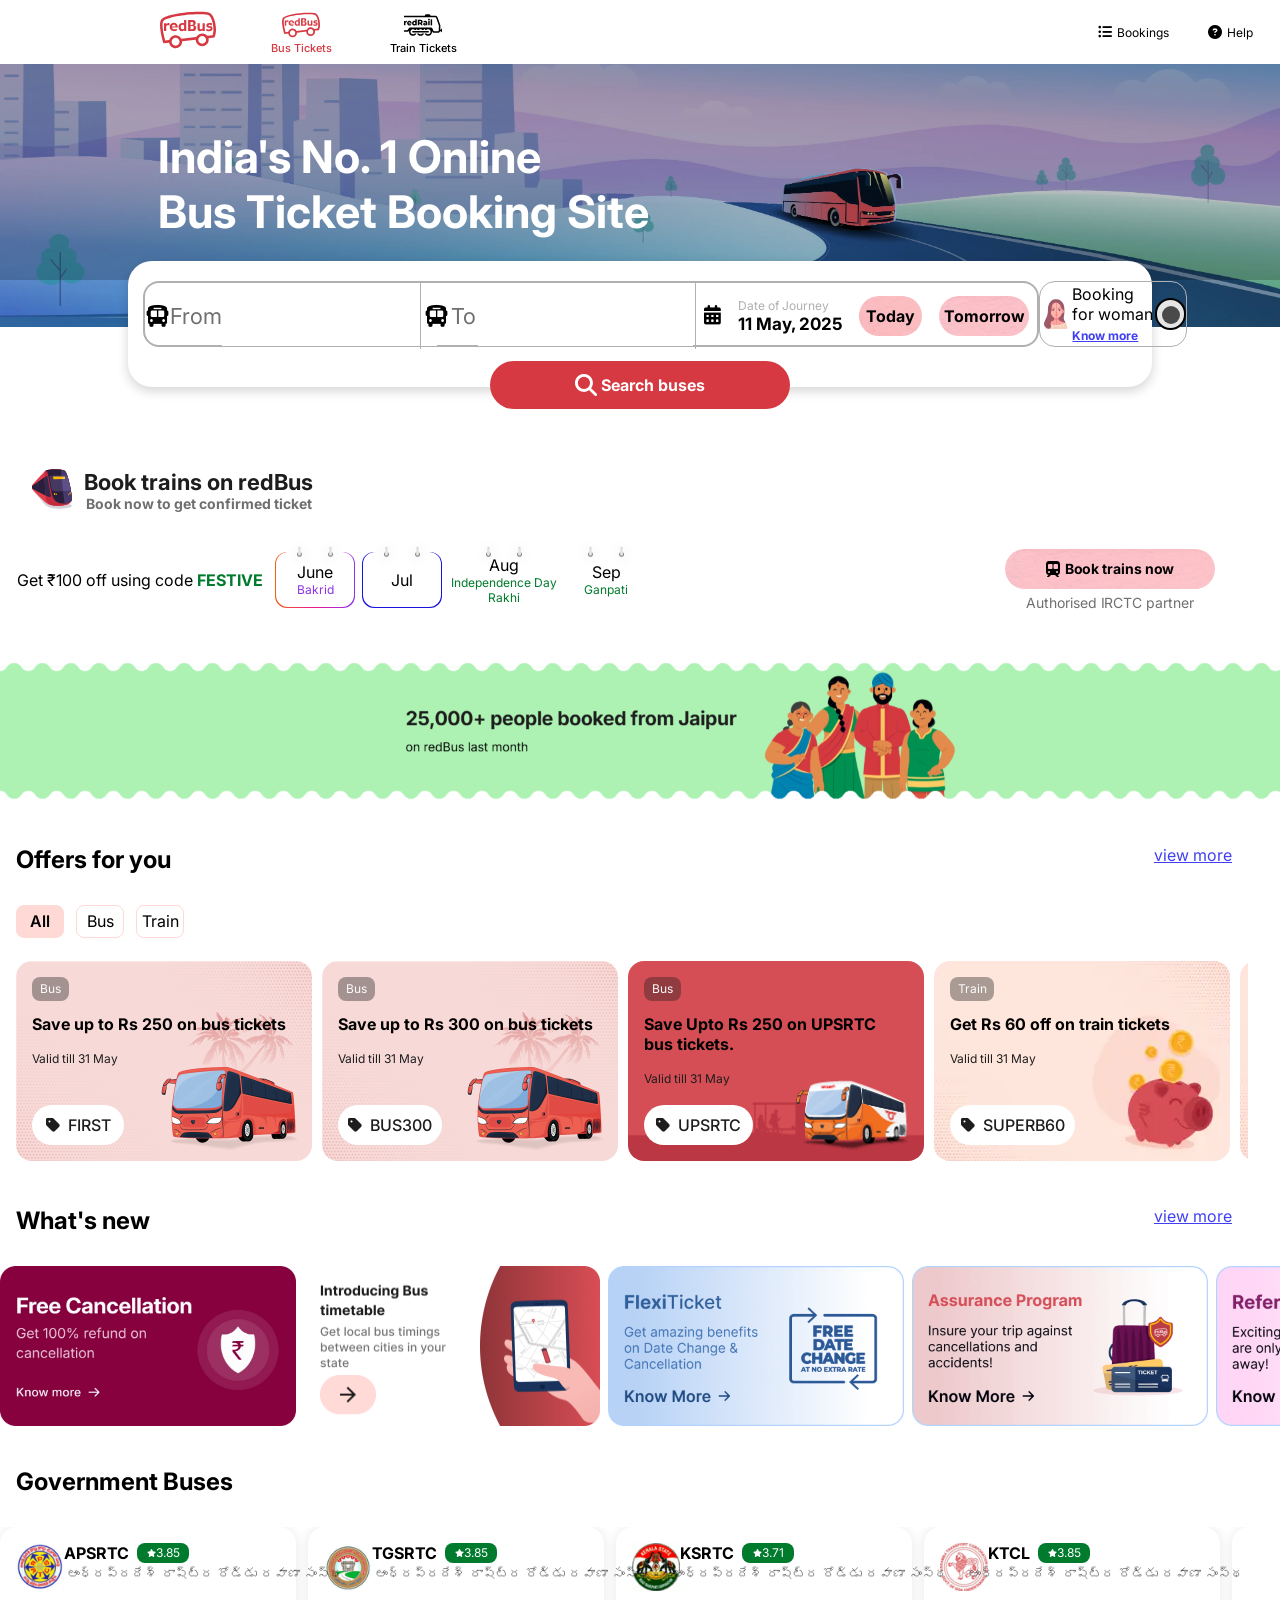
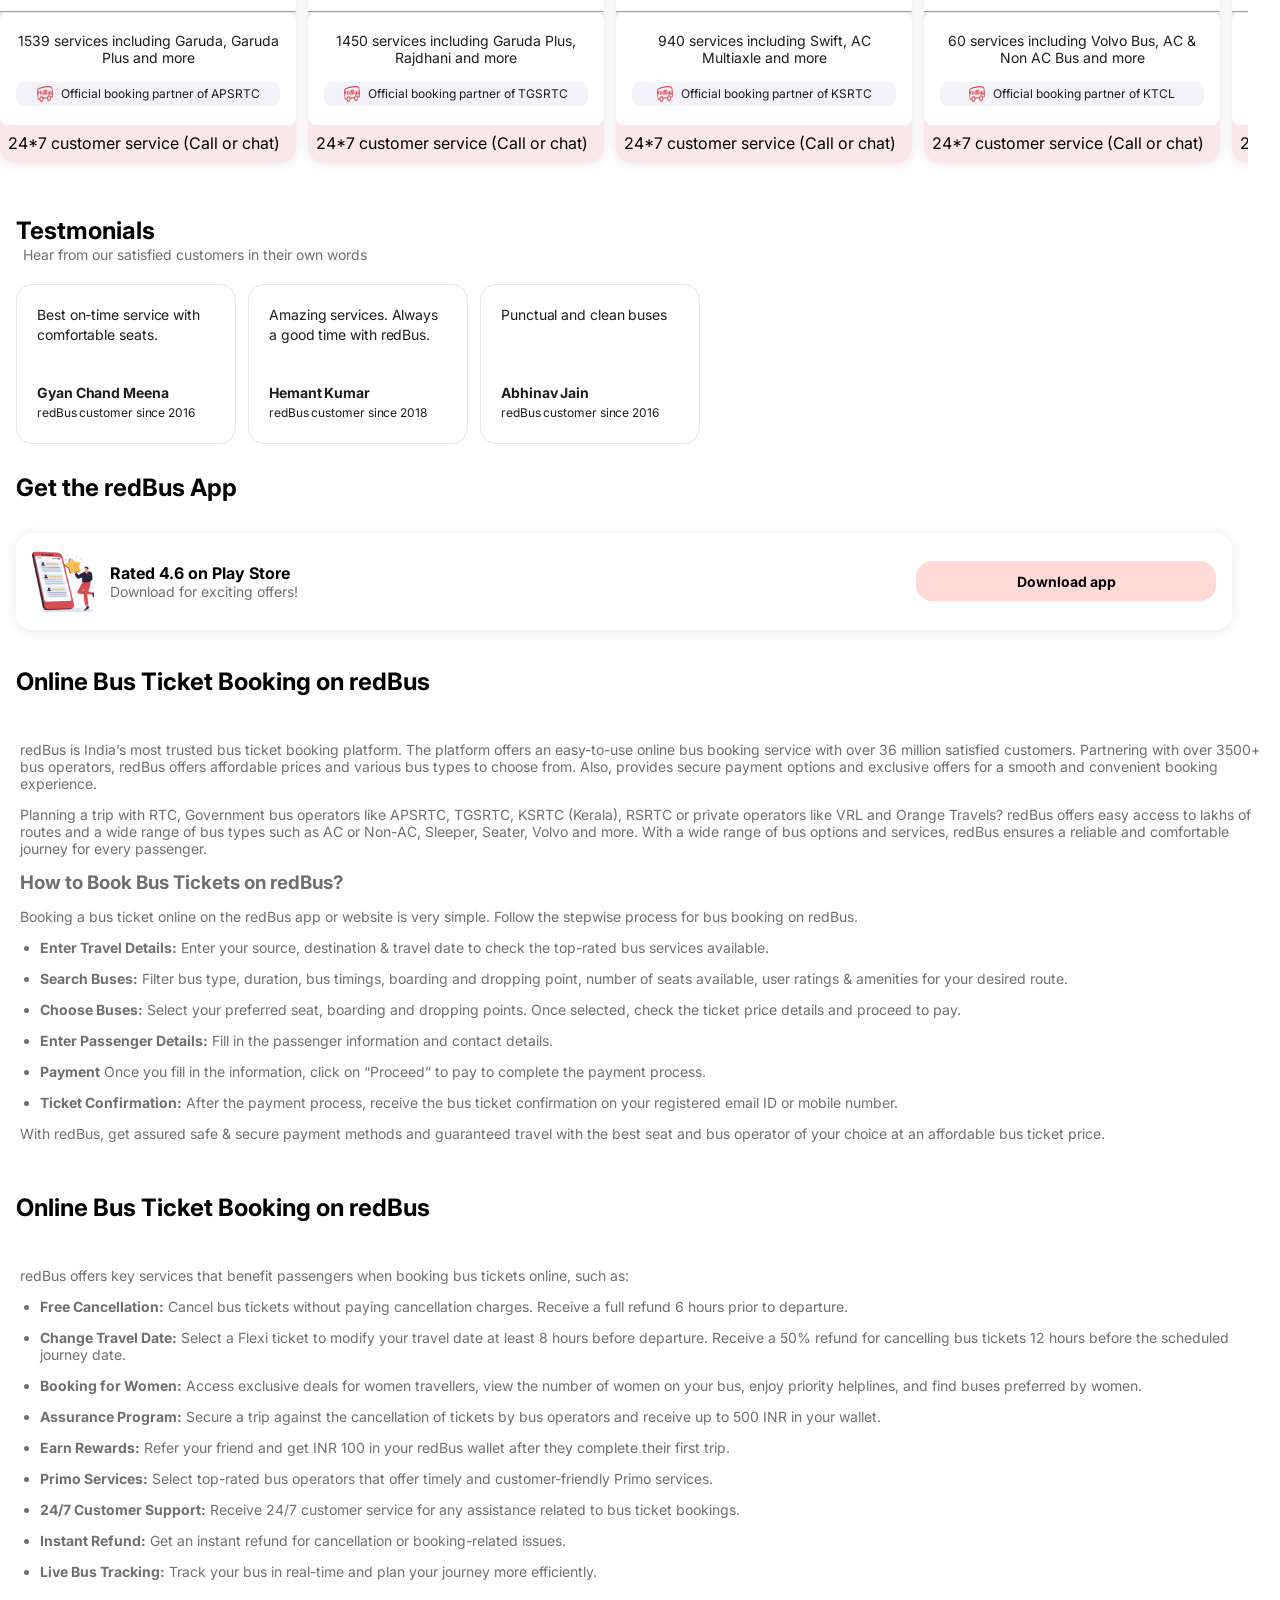
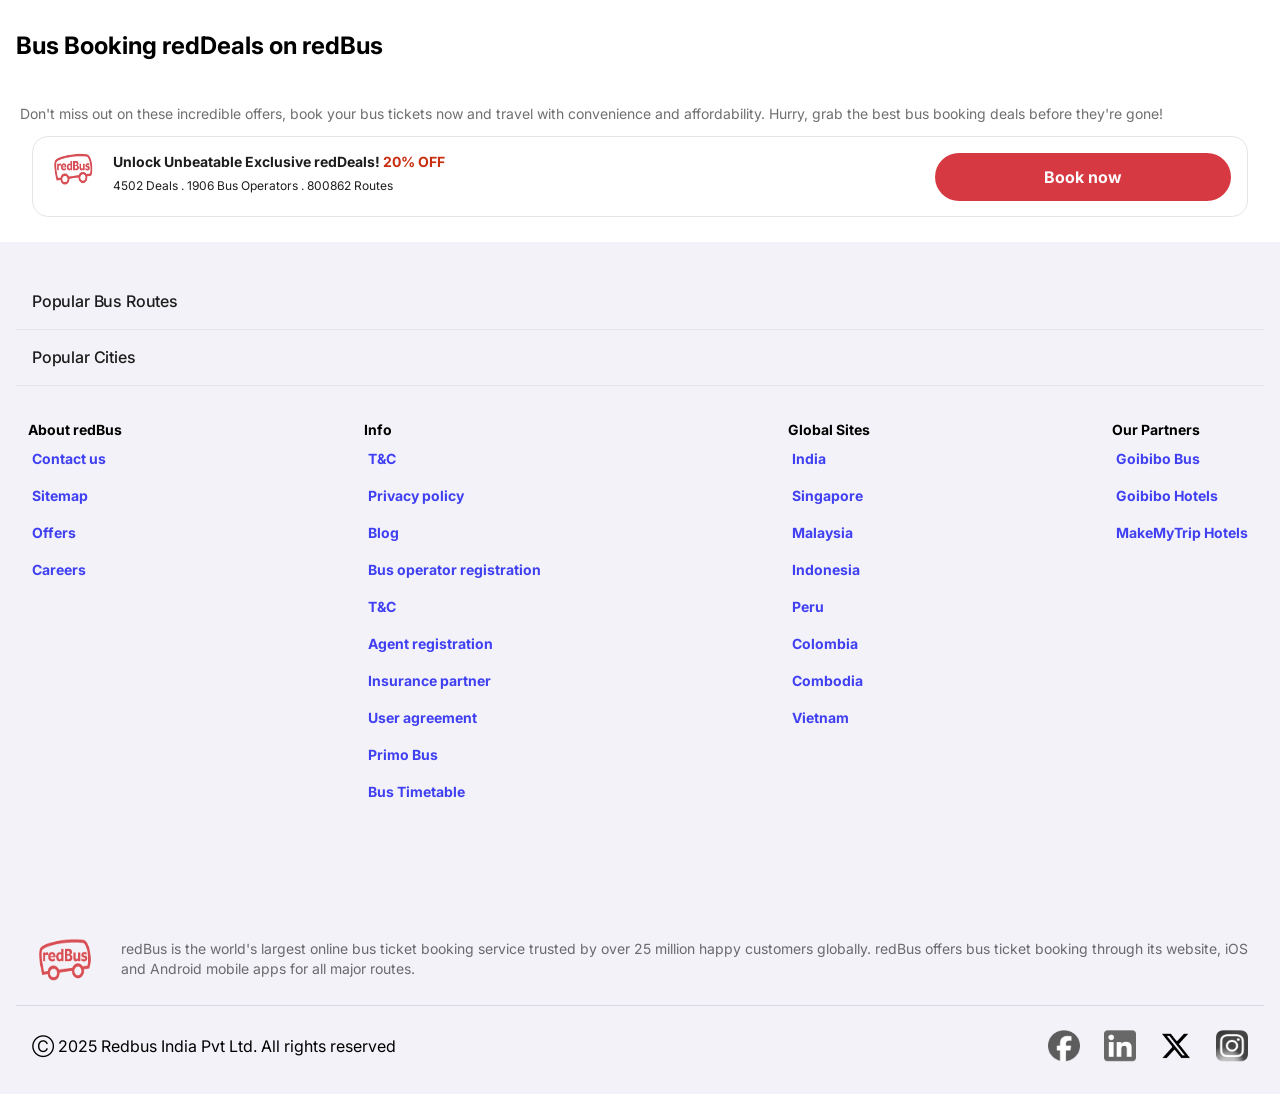
<file: index.html>
<!DOCTYPE html>
<html lang="en">

<head>
    <title>Bus Ticket Booking Online at Cheapest Price with Top Bus Operators- redBus</title>
    <link rel="stylesheet" href="css/style.css">
    <link rel="stylesheet" href="https://cdnjs.cloudflare.com/ajax/libs/font-awesome/6.5.1/css/all.min.css">
</head>

<body>

    <header>
        <div class="logo">
            <img src="image/home/download.svg" alt="">
        </div>
        <div class="menu">
            <a href="index.html">
                <div class="menu-item">
                    <img height="32" width="38" src="image/home/download.svg" alt="">
                    <p style="color: #d63941;">Bus Tickets</p>

                </div>
            </a>
            <a href="train.html">
                <div class="menu-item item2">
                    <img height="32" width="38" style="filter: grayscale(1) brightness(0);"  src="image/home/rail_vertical.svg" alt="">
                    <p>Train Tickets</p>

                </div>
            </a>

        </div>
        <div class="redbus-info">
            <a href="index.html">
                <div class="info-item">
                    <i class="fa-solid fa-list-ul"></i>
                    <p>Bookings</p>
                </div>
            </a>
            <a href="index.html">
                <div class="info-item">
                    <i class="fas fa-question-circle"></i>
                    <p>Help</p>
                </div>
            </a>
            <a href="index.html">
                <div class="info-item">
                    <i class="fa-regular fa-user"></i>
                    <p>Account</p>
                </div>
            </a>
        </div>
    </header>
    <div class="white-bar"></div>
    <div class="top-bg">
        <div class="top-bg-overlay"></div>
        <img src="image/home/HomeBanner.webp" alt="">
        <h1>
            India's No. 1 Online <br> Bus Ticket Booking Site
        </h1>
    </div>
    <div class="query-box">
        <div class="query-bar">
            <div class="query-bar-line1">
                <div class="query-bar-line1-box">
                    <i class="fa-solid fa-bus"></i>
                    <label for="">From</label>
                    <input type="text">
                </div>
                <div class="query-bar-line1-box">
                    <i class="fa-solid fa-bus"></i>
                    <label for="">To</label>
                    <input type="text">
                </div>
                <div class="query-bar-line1-box3">
                    <i class="fa-solid fa-calendar-days"></i>
                    <div class="query-bar-line1-box-p">
                        <p class="query-bar-line1-box-p1">Date of Journey</p>
                        <p class="query-bar-line1-box-p2">11 May, 2025</p>
                    </div>
                    <div class="today tt">
                        Today
                    </div>
                    <div class="tomorrow tt">Tomorrow</div>
                </div>
            </div>
            <div class="query-bar-line2">
                <img src="image/home/female.svg" alt="">
                <div class="query-bar-line2-midsec">
                    <p>Booking for woman</p>
                    <a href="index.html">Know more</a>
                </div>
                <div class="big-cylender">
                    <div class="ball"></div>
                </div>
            </div>
        </div>
        <div class="search-bus">
            <i class="fa-solid fa-magnifying-glass "></i>
            <p>Search buses</p>
        </div>
    </div>
    <section>
        <div class="body">
            <div class="header-book-train">
                <div class="header-top">
                    <div class="train-img">
                        <img src="image/home/newTrain.svg" alt="">
                    </div>
                    <div class="header-book-train-items">
                        <span>Book trains on redBus</span>
                        <p>Book now to get confirmed ticket</p>
                    </div>
                </div>
                <div class="header-bottom">
                    <div class="header-bottom-first-block">
                        <span class="hb-ft">Get ₹100 off using code <strong>FESTIVE</strong></span>
                        <div class="calender-blocks">
                            <div class="cal-block">
                                <div class="cal-item">
                                    <img src="image/home/calender_hook.svg" alt="">
                                    <span>June</span>
                                    <p>Bakrid</p>
                                </div>
                            </div>
                            <div class="cal-block">
                                <div class="cal-item">
                                    <img src="image/home/calender_hook.svg" alt="">
                                    <span>Jul</span>
                                </div>
                            </div>
                            <div class="cal-block hover">
                                <div class="cal-item">
                                    <img src="image/home/calender_hook.svg" alt="">
                                    <span>Aug</span>
                                    <p class="ind" style="color: #007B2D;">Independence Day <span>Rakhi</span></p>
                                </div>
                            </div>
                            <div class="cal-block">
                                <div class="cal-item">
                                    <img src="image/home/calender_hook.svg" alt="">
                                    <span>Sep</span>
                                    <p style="color: #007B2D;">Ganpati</p>
                                </div>
                            </div>
                        </div>
                    </div>
                    <div class="header-bottom-second-block">
                        <div class="book-train-now">
                            <i class="fa-solid fa-train-subway"></i>
                            <span style="color: black; font-weight: bold;">Book trains now</span>
                        </div>
                        <span>Authorised IRCTC partner</span>
                    </div>
                </div>
            </div>
            <div class="greenbg">
                <img src="image/home/greenwave.png" alt="">
            </div>
            <section class="offers">
                <div class="offer-head">
                    <h2>Offers for you</h2>
                    <a href="index.html">view more</a>
                </div>
                <div class="offer-category">
                    <div class="category-box">
                        <a href="index.html">All</a>
                    </div>
                    <div class="category-box">
                        <a href="index.html">Bus</a>
                    </div>
                    <div class="category-box">
                        <a href="index.html">Train</a>
                    </div>
                </div>
                <div class="offer-cards">
                    <div class="offer-card">
                        <span class="vehicle-type">Bus</span>
                        <div class="offer-detail">
                            <h4>Save up to Rs 250 on bus tickets</h4>
                        </div>
                        <div class="offer-validity">Valid till 31 May</div>
                        <div class="coupon-code">
                            <i class="fa-solid fa-tag"></i>
                            <span>first</span>
                        </div>
                    </div>
                    <div class="offer-card">
                        <span class="vehicle-type">Bus</span>
                        <div class="offer-detail">
                            <h4>Save up to Rs 300 on bus tickets</h4>
                        </div>
                        <div class="offer-validity">Valid till 31 May</div>
                        <div style="width: 104px;" class="coupon-code">
                            <i class="fa-solid fa-tag"></i>
                            <span">bus300</span>
                        </div>
                    </div>
                    <div class="offer-card">
                        <span class="vehicle-type">Bus</span>
                        <div class="offer-detail">
                            <h4>Save Upto Rs 250 on UPSRTC bus tickets.</h4>
                        </div>
                        <div class="offer-validity">Valid till 31 May</div>
                        <div style="width: 109px;" class="coupon-code">
                            <i class="fa-solid fa-tag"></i>
                            <span>upsrtc</span>
                        </div>
                    </div>
                    <div class="offer-card">
                        <span class="vehicle-type vehicle-type-train">Train</span>
                        <div class="offer-detail">
                            <h4>Get Rs 60 off on train tickets</h4>
                        </div>
                        <div class="offer-validity">Valid till 31 May</div>
                        <div style="width: 125px;" class="coupon-code">
                            <i class="fa-solid fa-tag"></i>
                            <span>superb60</span>
                        </div>
                    </div>
                    <div class="offer-card">
                        <span class="vehicle-type vehicle-type-train">Train</span>
                        <div class="offer-detail">
                            <h4>ZERO Convenience FEE</h4>
                        </div>
                        <div class="offer-validity">Valid till 31 May</div>
                        <div style="width: 99px;" class="coupon-code">
                            <i class="fa-solid fa-tag"></i>
                            <span>nofee</span>
                        </div>
                    </div>
                    <div class="offer-card">
                        <span class="vehicle-type">Bus</span>
                        <div class="offer-detail">
                            <h4>Save up to Rs. 50 on IntrCity SmartBus operator</h4>
                        </div>
                        <div class="offer-validity">Valid till 01 Jun</div>
                        <div style="width: 115px;" class="coupon-code">
                            <i class="fa-solid fa-tag"></i>
                            <span>intrcity</span>
                        </div>
                    </div>
                    <div class="offer-card">
                        <span class="vehicle-type">Bus</span>
                        <div class="offer-detail">
                            <h4>Save up to Rs. 50 on IntrCity SmartBus operator</h4>
                        </div>
                        <div class="offer-validity">Valid till 31 May</div>
                        <div style="width: 125px;" class="coupon-code">
                            <i class="fa-solid fa-tag"></i>
                            <span>yolored</span>
                        </div>
                    </div>
                    <div class="offer-card">
                        <span class="vehicle-type">Bus</span>
                        <div class="offer-detail">
                            <h4>Save 10% Discount on bus tickets</h4>
                        </div>
                        <div class="offer-validity">Valid till 31 May</div>
                        <div style="width: 109px;" class="coupon-code">
                            <i class="fa-solid fa-tag"></i>
                            <span>rktbus</span>
                        </div>
                    </div>
                    <div class="offer-card">
                        <span class="vehicle-type">Bus</span>
                        <div class="offer-detail">
                            <h4>Save 10% Discount on bus tickets</h4>
                        </div>
                        <div class="offer-validity">Valid till 31 May</div>
                        <div style="width: 149px;" class="coupon-code">
                            <i class="fa-solid fa-tag"></i>
                            <span>dreamline10</span>
                        </div>
                    </div>
                </div>
            </section>
            <section class="whats-new">
                <div class="offer-head">
                    <h2>What's new</h2>
                    <a href="index.html">view more</a>
                </div>
                <div class="what-new-cards">
                    <div class="what-new-card">
                        <img src="image/home/Free_Cancellation_New1.webp" alt="">
                    </div>
                    <div class="what-new-card">
                        <img src="image/home/btt_app_card.png" alt="">
                    </div>
                    <div class="what-new-card">
                        <img src="image/home/FlexiTicket.png" alt="">
                    </div>
                    <div class="what-new-card">
                        <img src="image/home/rap.png" alt="">
                    </div>
                    <div class="what-new-card">
                        <img src="image/home/referAndEarn.png" alt="">
                    </div>
                    <div class="what-new-card">
                        <img src="image/home/primo.png" alt="">
                    </div>
                    <div class="what-new-card">
                        <img src="image/home/lightning_fast_refund.png" alt="">
                    </div>
                </div>
            </section>
            <section class="gov-bus">
                <div class="offer-head">
                    <h2>Government Buses</h2>
                </div>
                <div class="gov-cards">
                    <div class="gov-card">

                        <div class="gov-upper-card">
                            <img src="image/home/10283.png" alt="">
                            <div class="bus-rate">
                                <h4>APSRTC</h4>
                                <div class="rating"><i class="fa-solid fa-star"></i><span>3.85</span></div>
                                <div class="cardtext">ఆంధ్రప్రదేశ్ రాష్ట్ర రోడ్డు రవాణా సంస్థ</div>

                            </div>
                        </div>
                        <hr>
                        <div class="gov-lower-card">
                            <p>1539 services including Garuda, Garuda Plus and more</p>
                            <div class="auth">
                                <img src="image/home/download (1).png" alt="">
                                <span>Official booking partner of APSRTC</span>
                            </div>
                        </div>
                        <div class="gov-slide-text">24*7 customer service (Call or chat)</div>
                    </div>
                    <div class="gov-card">

                        <div class="gov-upper-card">
                            <img src="image/home/18491.png" alt="">
                            <div class="bus-rate">
                                <h4>TGSRTC</h4>
                                <div class="rating"><i class="fa-solid fa-star"></i><span>3.85</span></div>
                                <div class="cardtext">ఆంధ్రప్రదేశ్ రాష్ట్ర రోడ్డు రవాణా సంస్థ</div>

                            </div>
                        </div>
                        <hr>
                        <div class="gov-lower-card">
                            <p>1450 services including Garuda Plus, Rajdhani and more</p>
                            <div class="auth">
                                <img src="image/home/download (1).png" alt="">
                                <span>Official booking partner of TGSRTC</span>
                            </div>
                        </div>
                        <div class="gov-slide-text">24*7 customer service (Call or chat)</div>
                    </div>
                    <div class="gov-card">

                        <div class="gov-upper-card">
                            <img src="image/home/28011.png" alt="">
                            <div class="bus-rate">
                                <h4>KSRTC</h4>
                                <div class="rating"><i class="fa-solid fa-star"></i><span>3.71</span></div>
                                <div class="cardtext">ఆంధ్రప్రదేశ్ రాష్ట్ర రోడ్డు రవాణా సంస్థ</div>

                            </div>
                        </div>
                        <hr>
                        <div class="gov-lower-card">
                            <p>940 services including Swift, AC Multiaxle and more</p>
                            <div class="auth">
                                <img src="image/home/download (1).png" alt="">
                                <span>Official booking partner of KSRTC</span>
                            </div>
                        </div>
                        <div class="gov-slide-text">24*7 customer service (Call or chat)</div>
                    </div>
                    <div class="gov-card">

                        <div class="gov-upper-card">
                            <img src="image/home/7115.png" alt="">
                            <div class="bus-rate">
                                <h4>KTCL</h4>
                                <div class="rating"><i class="fa-solid fa-star"></i><span>3.85</span></div>
                                <div class="cardtext">ఆంధ్రప్రదేశ్ రాష్ట్ర రోడ్డు రవాణా సంస్థ</div>

                            </div>
                        </div>
                        <hr>
                        <div class="gov-lower-card">
                            <p>60 services including Volvo Bus, AC & Non AC Bus and more</p>
                            <div class="auth">
                                <img src="image/home/download (1).png" alt="">
                                <span>Official booking partner of KTCL</span>
                            </div>
                        </div>
                        <div class="gov-slide-text">24*7 customer service (Call or chat)</div>
                    </div>
                    <div class="gov-card">

                        <div class="gov-upper-card">
                            <img src="image/home/15499.png" alt="">
                            <div class="bus-rate">
                                <h4>RSRTC</h4>
                                <div class="rating"><i class="fa-solid fa-star"></i><span>3.71</span></div>
                                <div class="cardtext">राजस्थान स्टेट रोड ट्रांसपोर्ट कॉर्पोरशन</div>

                            </div>
                        </div>
                        <hr>
                        <div class="gov-lower-card">
                            <p>6000 services including Deluxe, Ordinary and more</p>
                            <div class="auth">
                                <img src="image/home/download (1).png" alt="">
                                <span>Official booking partner of RSRTC</span>
                            </div>
                        </div>
                        <div class="gov-slide-text">24*7 customer service (Call or chat)</div>
                    </div>
                    <div class="gov-card">

                        <div class="gov-upper-card">
                            <img src="image/home/16374.png" alt="">
                            <div class="bus-rate">
                                <h4>SBSTC</h4>
                                <div class="rating"><i class="fa-solid fa-star"></i><span>3.95</span></div>
                                <div class="cardtext">দক্ষিণবঙ্গ রাষ্ট্রীয় পরিবহণ সংস্থা</div>

                            </div>
                        </div>
                        <hr>
                        <div class="gov-lower-card">
                            <p>দক্ষিণবঙ্গ রাষ্ট্রীয় পরিবহণ সংস্থা</p>
                            <div class="auth">
                                <img src="image/home/download (1).png" alt="">
                                <span>Official booking partner of SBSTC</span>
                            </div>
                        </div>
                        <div class="gov-slide-text">24*7 customer service (Call or chat)</div>
                    </div>
                    <div class="gov-card">

                        <div class="gov-upper-card">
                            <img src="image/home/16227.png" alt="">
                            <div class="bus-rate">
                                <h4>HRTC</h4>
                                <div class="rating"><i class="fa-solid fa-star"></i><span>3.98</span></div>
                                <div class="cardtext">हिमाचल रोड ट्रान्सपोर्ट कॉर्पोरेशन</div>

                            </div>
                        </div>
                        <hr>
                        <div class="gov-lower-card">
                            <p>480 services including Himgaurav, Himmani and more</p>
                            <div class="auth">
                                <img src="image/home/download (1).png" alt="">
                                <span>Official booking partner of HRTC</span>
                            </div>
                        </div>
                        <div class="gov-slide-text">24*7 customer service (Call or chat)</div>
                    </div>
                    <div class="gov-card">

                        <div class="gov-upper-card">
                            <img src="image/home/16081.png" alt="">
                            <div class="bus-rate">
                                <h4>ASTC</h4>
                                <div class="rating"><i class="fa-solid fa-star"></i><span>4.2</span></div>
                                <div class="cardtext">অসম ৰাজ্যিক পৰিবহন নিগম்</div>

                            </div>
                        </div>
                        <hr>
                        <div class="gov-lower-card">
                            <p>200 services including Volvo Bus, AC & Non AC Bus and more</p>
                            <div class="auth">
                                <img src="image/home/download (1).png" alt="">
                                <span>Official booking partner of ASTC</span>
                            </div>
                        </div>
                        <div class="gov-slide-text">24*7 customer service (Call or chat)</div>
                    </div>
                    <div class="gov-card">

                        <div class="gov-upper-card">
                            <img src="image/home/25946.png" alt="">
                            <div class="bus-rate">
                                <h4>UPSRTC</h4>
                                <div class="rating"><i class="fa-solid fa-star"></i><span>3.94</span></div>
                                <div class="cardtext">उत्तर प्रदेश राज्य सड़क परिवहन निगम</div>

                            </div>
                        </div>
                        <hr>
                        <div class="gov-lower-card">
                            <p>1738 services including Janrath,Shatabdi and more</p>
                            <div class="auth">
                                <img src="image/home/download (1).png" alt="">
                                <span>Official booking partner of UPSRTC</span>
                            </div>
                        </div>
                        <div class="gov-slide-text">24*7 customer service (Call or chat)</div>
                    </div>
                    <div class="gov-card">

                        <div class="gov-upper-card">
                            <img src="image/home/16426.png" alt="">
                            <div class="bus-rate">
                                <h4>WBTC</h4>
                                <div class="rating"><i class="fa-solid fa-star"></i><span>3.96</span></div>
                                <div class="cardtext">পশ্চিমবঙ্গ রাষ্ট্রীয় পরিবহণ নিগম</div>

                            </div>
                        </div>
                        <hr>
                        <div class="gov-lower-card">
                            <p>120 services including Volvo Bus, AC & Non AC Bus and more</p>
                            <div class="auth">
                                <img src="image/home/download (1).png" alt="">
                                <span>Official booking partner of WBTC</span>
                            </div>
                        </div>
                        <div class="gov-slide-text">24*7 customer service (Call or chat)</div>
                    </div>
                    <div class="gov-card">

                        <div class="gov-upper-card">
                            <img src="image/home/27455.png" alt="">
                            <div class="bus-rate">
                                <h4>CTURTC</h4>
                                <div class="rating"><i class="fa-solid fa-star"></i><span>3.85</span></div>
                                <div class="cardtext">चंडीगढ़ परिवहन उपक्रम</div>

                            </div>
                        </div>
                        <hr>
                        <div class="gov-lower-card">
                            <p>143 services including AC & Non AC Bus and more</p>
                            <div class="auth">
                                <img src="image/home/download (1).png" alt="">
                                <span>Official booking partner of CTC</span>
                            </div>
                        </div>
                        <div class="gov-slide-text">24*7 customer service (Call or chat)</div>
                    </div>
                    <div class="gov-card">

                        <div class="gov-upper-card">
                            <img src="image/home/11060.png" alt="">
                            <div class="bus-rate">
                                <h4>PEPSU</h4>
                                <div class="rating"><i class="fa-solid fa-star"></i><span>3.83</span></div>
                                <div class="cardtext">ਪੈਪਸੂ ਰੋਡ ਟਰਾਂਸਪੋਰਟ ਕਾਰਪੋਰੇਸ਼ਨ</div>

                            </div>
                        </div>
                        <hr>
                        <div class="gov-lower-card">
                            <p>100 services including Volvo Bus, AC & Non AC Bus and more</p>
                            <div class="auth">
                                <img src="image/home/download (1).png" alt="">
                                <span>Official booking partner of PEPSU</span>
                            </div>
                        </div>
                        <div class="gov-slide-text">24*7 customer service (Call or chat)</div>
                    </div>
                    <div class="gov-card">

                        <div class="gov-upper-card">
                            <img src="image/home/24978.png" alt="">
                            <div class="bus-rate">
                                <h4>NBSTC</h4>
                                <div class="rating"><i class="fa-solid fa-star"></i><span>3.91</span></div>
                                <div class="cardtext">ఆంధ్రప్రదేశ్ రాష్ట్ర రోడ్డు రవాణా సంస్థ</div>

                            </div>
                        </div>
                        <hr>
                        <div class="gov-lower-card">
                            <p>30 services including Volvo Bus, AC & Non AC Bus and more</p>
                            <div class="auth">
                                <img src="image/home/download (1).png" alt="">
                                <span>Official booking partner of NBSTC</span>
                            </div>
                        </div>
                        <div class="gov-slide-text">24*7 customer service (Call or chat)</div>
                    </div>
                    <div class="gov-card">

                        <div class="gov-upper-card">
                            <img src="image/home/17889.png" alt="">
                            <div class="bus-rate">
                                <h4>BSRTC</h4>
                                <div class="rating"><i class="fa-solid fa-star"></i><span>3.91</span></div>
                                <div class="cardtext">बिहार राज्य रोड ट्रान्सपोर्ट कॉर्पोरेशन</div>

                            </div>
                        </div>
                        <hr>
                        <div class="gov-lower-card">
                            <p>220 services including Volvo Bus, AC & Non AC Bus and more</p>
                            <div class="auth">
                                <img src="image/home/download (1).png" alt="">
                                <span>Official booking partner of BSRTC</span>
                            </div>
                        </div>
                        <div class="gov-slide-text">24*7 customer service (Call or chat)</div>
                    </div>
                    <div class="gov-card">

                        <div class="gov-upper-card">
                            <img src="image/home/25187.png" alt="">
                            <div class="bus-rate">
                                <h4>KAAC</h4>
                                <div class="rating"><i class="fa-solid fa-star"></i><span>3.71</span></div>
                                <div class="cardtext">কাৰ্বি আংলং স্বায়ত্ত শাসিত পৰিষ</div>

                            </div>
                        </div>
                        <hr>
                        <div class="gov-lower-card">
                            <p>10 services including AC & Non AC Bus and more</p>
                            <div class="auth">
                                <img src="image/home/download (1).png" alt="">
                                <span>Official booking partner of KAAC</span>
                            </div>
                        </div>
                        <div class="gov-slide-text">24*7 customer service (Call or chat)</div>
                    </div>
                    <div class="gov-card">

                        <div class="gov-upper-card">
                            <img src="image/home/15443.png" alt="">
                            <div class="bus-rate">
                                <h4>WBSTC</h4>
                                <div class="rating"><i class="fa-solid fa-star"></i><span>3.91</span></div>
                                <div class="cardtext">পশ্চিমবঙ্গ রাষ্ট্রীয় পরিবহণ নিগম</div>

                            </div>
                        </div>
                        <hr>
                        <div class="gov-lower-card">
                            <p>20 services including Volvo Bus, AC & Non AC Bus and more</p>
                            <div class="auth">
                                <img src="image/home/download (1).png" alt="">
                                <span>Official booking partner of WBSTC</span>
                            </div>
                        </div>
                        <div class="gov-slide-text">24*7 customer service (Call or chat)</div>
                    </div>
                    <div class="gov-card">

                        <div class="gov-upper-card">
                            <img src="image/home/29176.png" alt="">
                            <div class="bus-rate">
                                <h4>JKSRTC</h4>
                                <div class="rating"><i class="fa-solid fa-star"></i><span>3.81</span></div>
                                <div class="cardtext">जम्मू और कश्मीर सड़क परिवहन निगम</div>

                            </div>
                        </div>
                        <hr>
                        <div class="gov-lower-card">
                            <p>16 services including Volvo Bus, AC & Non AC Bus and more</p>
                            <div class="auth">
                                <img src="image/home/download (1).png" alt="">
                                <span>Official booking partner of JKSRTC</span>
                            </div>
                        </div>
                        <div class="gov-slide-text">24*7 customer service (Call or chat)</div>
                    </div>

                </div>
            </section>
            <div class="testmonials">
                <div class="offer-head">
                    <h2>Testmonials</h2>
                    <p>Hear from our satisfied customers in their own words</p>
                </div>
                <div class="test-cards">
                    <div class="test-card">
                        <span class="review">Best on-time service with comfortable seats.</span>
                        <span class="customer">
                            <span class="name"><strong>Gyan Chand Meena</strong></span>
                            <span class="since">redBus customer since 2016</span>
                        </span>
                    </div>
                    <div class="test-card">
                        <span class="review">Amazing services. Always a good time with redBus.</span>
                        <span class="customer">
                            <span class="name"><strong>Hemant Kumar</strong></span>
                            <span class="since">redBus customer since 2018</span>
                        </span>
                    </div>
                    <div class="test-card">
                        <span class="review">Punctual and clean buses</span>
                        <span class="customer">
                            <span class="name"><strong>Abhinav Jain</strong></span>
                            <span class="since">redBus customer since 2016</span>
                        </span>
                    </div>
                </div>
            </div>
            <div class="app">
                <div class="offer-head">
                    <h2>Get the redBus App</h2>
                </div>
                <div class="app-download">
                    <img src="image/home/appInstall.png" alt="">
                    <div class="app-down-mid">
                        <strong>Rated 4.6 on Play Store</strong>
                        <span>Download for exciting offers!</span>
                    </div>
                    <div class="app-download-btn">Download app</div>
                </div>
            </div>
            <div class="online-booking">
                <div class="offer-head">
                    <h2>Online Bus Ticket Booking on redBus</h2>
                </div>
                <p>redBus is India’s most trusted bus ticket booking platform. The platform offers an easy-to-use online
                    bus booking service with over 36 million satisfied customers. Partnering with over 3500+ bus
                    operators, redBus offers affordable prices and various bus types to choose from. Also, provides
                    secure payment options and exclusive offers for a smooth and convenient booking experience.</p>
                    <p>Planning a trip with RTC, Government bus operators like APSRTC, TGSRTC, KSRTC (Kerala), RSRTC or private operators like VRL and Orange Travels? redBus offers easy access to lakhs of routes and a wide range of bus types such as AC or Non-AC, Sleeper, Seater, Volvo and more. With a wide range of bus options and services, redBus ensures a reliable and comfortable journey for every passenger.</p>
                    <h3>How to Book Bus Tickets on redBus?</h3>
                    <p>Booking a bus ticket online on the redBus app or website is very simple. Follow the stepwise process for bus booking on redBus. </p>
                    <ul>
                        <li><strong>Enter Travel Details:</strong> Enter your source, destination & travel date to check the top-rated bus services available. </li>
                        <li><strong>Search Buses:</strong>  Filter bus type, duration, bus timings, boarding and dropping point, number of seats available, user ratings & amenities for your desired route.  </li>
                        <li><strong>Choose Buses:</strong> Select your preferred seat, boarding and dropping points. Once selected, check the ticket price details and proceed to pay.  </li>
                        <li><strong>Enter Passenger Details:</strong>  Fill in the passenger information and contact details. </li>
                        <li><strong>Payment</strong>  Once you fill in the information, click on “Proceed” to pay to complete the payment process.  </li>
                        <li><strong>Ticket Confirmation:</strong> After the payment process, receive the bus ticket confirmation on your registered email ID or mobile number.  </li>
                    </ul>
                    <p>With redBus, get assured safe & secure payment methods and guaranteed travel with the best seat and bus operator of your choice at an affordable bus ticket price.</p>
            </div>
            <div class="reasons">
                <div class="offer-head">
                    <h2>Online Bus Ticket Booking on redBus</h2>
                </div>
                <p>redBus offers key services that benefit passengers when booking bus tickets online, such as:</p>
                <ul>
                    <li><strong>Free Cancellation:</strong> Cancel bus tickets without paying cancellation charges. Receive a full refund 6 hours prior to departure. </li>
                    <li><strong>Change Travel Date:</strong> Select a Flexi ticket to modify your travel date at least 8 hours before departure. Receive a 50% refund for cancelling bus tickets 12 hours before the scheduled journey date. </li>
                    <li><strong>Booking for Women:</strong> Access exclusive deals for women travellers, view the number of women on your bus, enjoy priority helplines, and find buses preferred by women.</li>
                    <li><strong>Assurance Program:</strong> Secure a trip against the cancellation of tickets by bus operators and receive up to 500 INR in your wallet. </li>
                    <li><strong>Earn Rewards:</strong> Refer your friend and get INR 100 in your redBus wallet after they complete their first trip.</li>
                    <li><strong>Primo Services:</strong> Select top-rated bus operators that offer timely and customer-friendly Primo services.</li>
                    <li><strong>24/7 Customer Support:</strong> Receive 24/7 customer service for any assistance related to bus ticket bookings.</li>
                    <li><strong>Instant Refund:</strong> Get an instant refund for cancellation or booking-related issues. </li>
                    <li><strong>Live Bus Tracking:</strong> Track your bus in real-time and plan your journey more efficiently.</li>
                </ul>
            </div>
            <div class="redeals">
                    <div class="offer-head">
                        <h2>Bus Booking redDeals on redBus</h2>
                    </div>
                    <p>Don't miss out on these incredible offers, book your bus tickets now and travel with convenience and affordability. Hurry, grab the best bus booking deals before they're gone!</p>
                    <div class="redeal-bar">
                        <div class="redeal-logo">
                            <img src="image/home/b_logo.png" alt="">
                        </div>
                        <div class="offer-info">
                                <div class="info-1">Unlock Unbeatable Exclusive redDeals! <span>20% OFF</span></div>
                                <div class="info-2">4502 Deals . 1906 Bus Operators . 800862 Routes</div>
                            </div>
                            <div class="book-now"><span>Book now</span></div>
                    </div>
                </div>
                <footer>
                    <div class="footer-wrapper">
                        <h3 class="pop-bus-route">Popular Bus Routes</h3>
                    <h3 class="pop-city">Popular Cities </h3>
                    <div class="footer-content">
                        <div class="part1">
                        <div class="footer-heading">About redBus</div>
                        <div class="footer-items">
                            <a href="index.html">Contact us</a>
                            <a href="index.html">Sitemap</a>
                            <a href="index.html">Offers</a>
                            <a href="index.html">Careers</a>
                        </div>
                    </div>
                    <div class="part2">
                        <div class="footer-heading">Info</div>
                        <div class="footer-items">
                            <a href="index.html">T&C</a>
                            <a href="index.html">Privacy policy</a>
                            <a href="index.html">Blog</a>
                            <a href="index.html">Bus operator registration</a>
                            <a href="index.html">T&C</a>
                            <a href="index.html">Agent registration</a>
                            <a href="index.html">Insurance partner</a>
                            <a href="index.html">User agreement</a>
                            <a href="index.html">Primo Bus</a>
                            <a href="index.html">Bus Timetable</a>
                        </div>
                    </div>
                    <div class="part3">
                        <div class="footer-heading">Global Sites</div>
                        <div class="footer-items">
                            <a href="index.html">India</a>
                            <a href="index.html">Singapore</a>
                            <a href="index.html">Malaysia</a>
                            <a href="index.html">Indonesia</a>
                            <a href="index.html">Peru</a>
                            <a href="index.html">Colombia</a>
                            <a href="index.html">Combodia</a>
                            <a href="index.html">Vietnam</a>
                        </div>
                    </div>
                    <div class="part4">
                        <div class="footer-heading">Our Partners</div>
                        <div class="footer-items">
                            <a href="index.html">Goibibo Bus</a>
                            <a href="index.html">Goibibo Hotels</a>
                            <a href="index.html">MakeMyTrip Hotels</a>
                        </div>
                    </div>
                    </div>
                    <div class="aboutus-cont">
                        <img src="image/home/b_logo.png" alt="">
                        <p>redBus is the world's largest online bus ticket booking service trusted by over 25 million happy customers globally. redBus offers bus ticket booking through its website, iOS and Android mobile apps for all major routes.</p>
                    </div>
                    <div class="socialprofiles">
                        <span>Ⓒ 2025 Redbus India Pvt Ltd. All rights reserved</span>
                        <div class="images">
                        <img src="image/home/social_facebook_new.webp" alt="">
                        <img src="image/home/social_linkedin_new.webp" alt="">
                        <img src="image/home/social_x_new.webp" alt="">
                        <img src="image/home/social_instagram_new.webp" alt="">
                        </div>
                    </div>
                    </div>
                </footer>
        </div>
    </section>
</body>

</html>
</file>
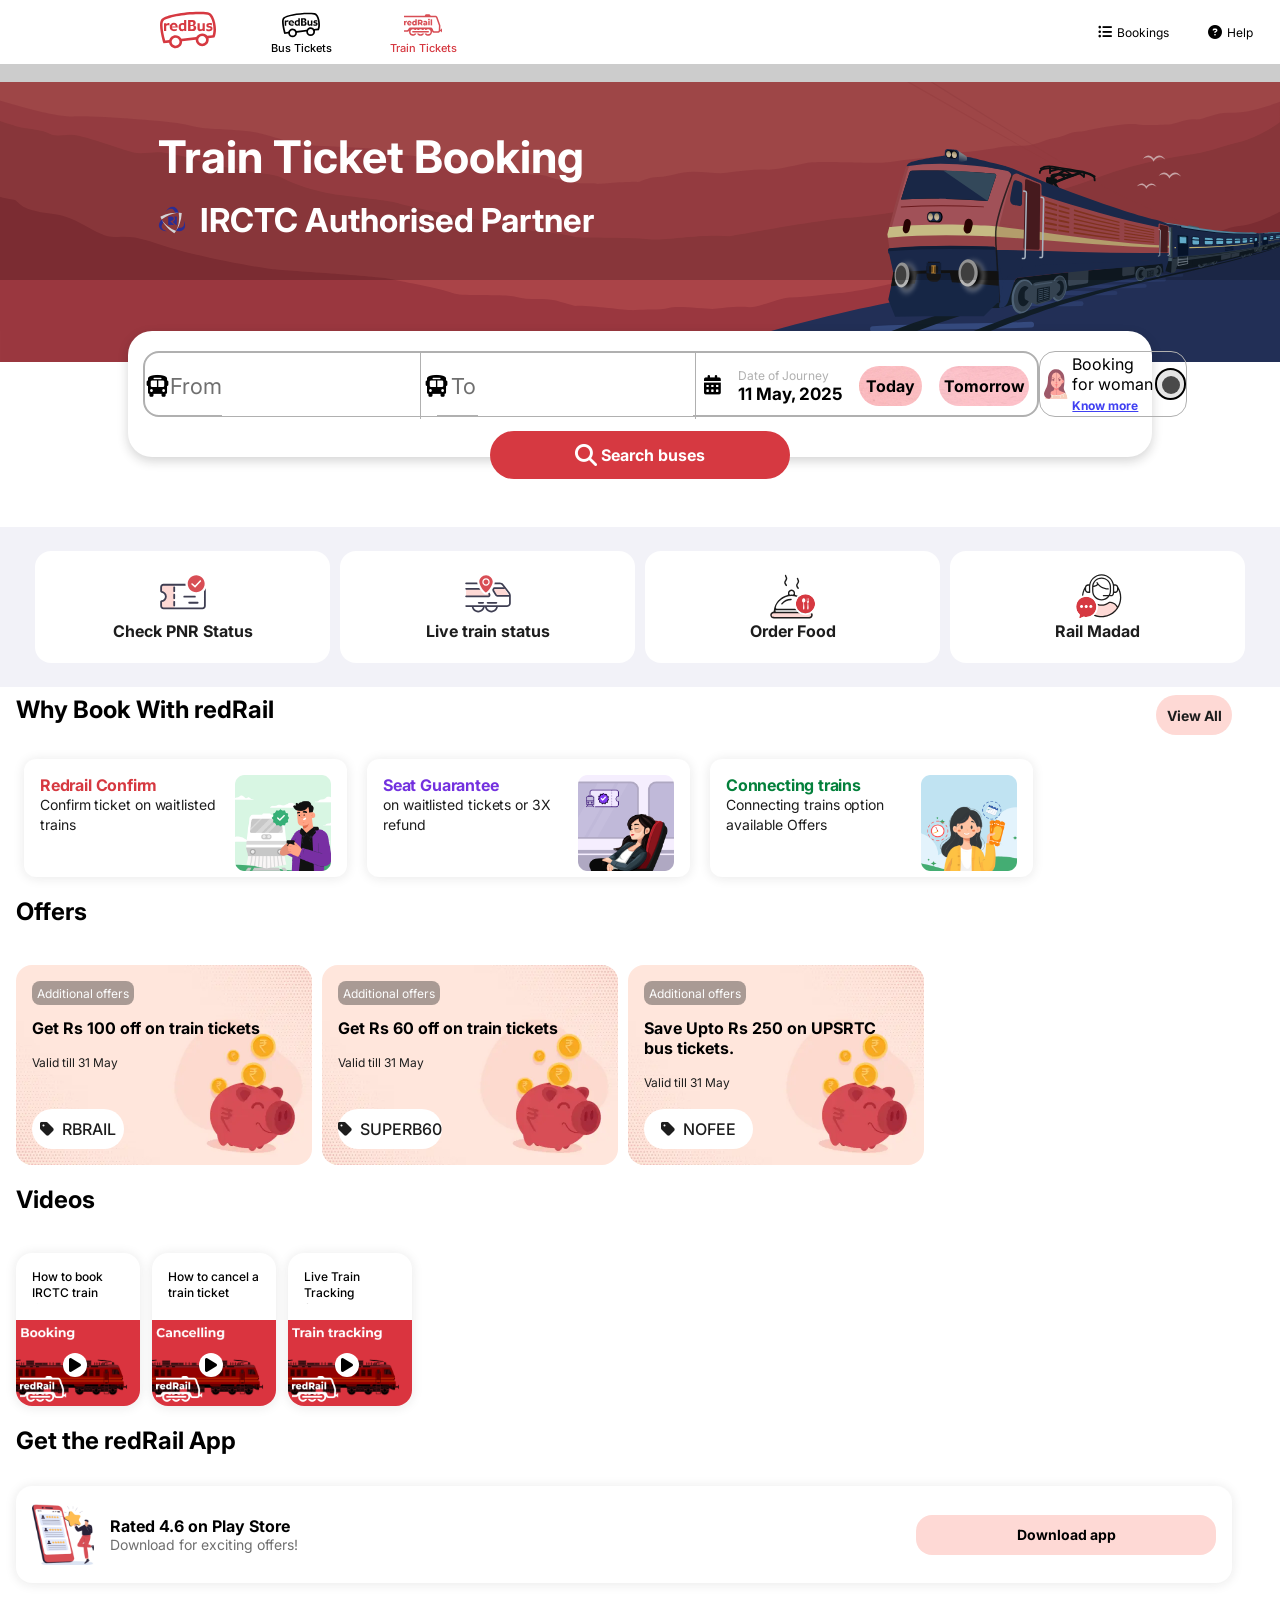
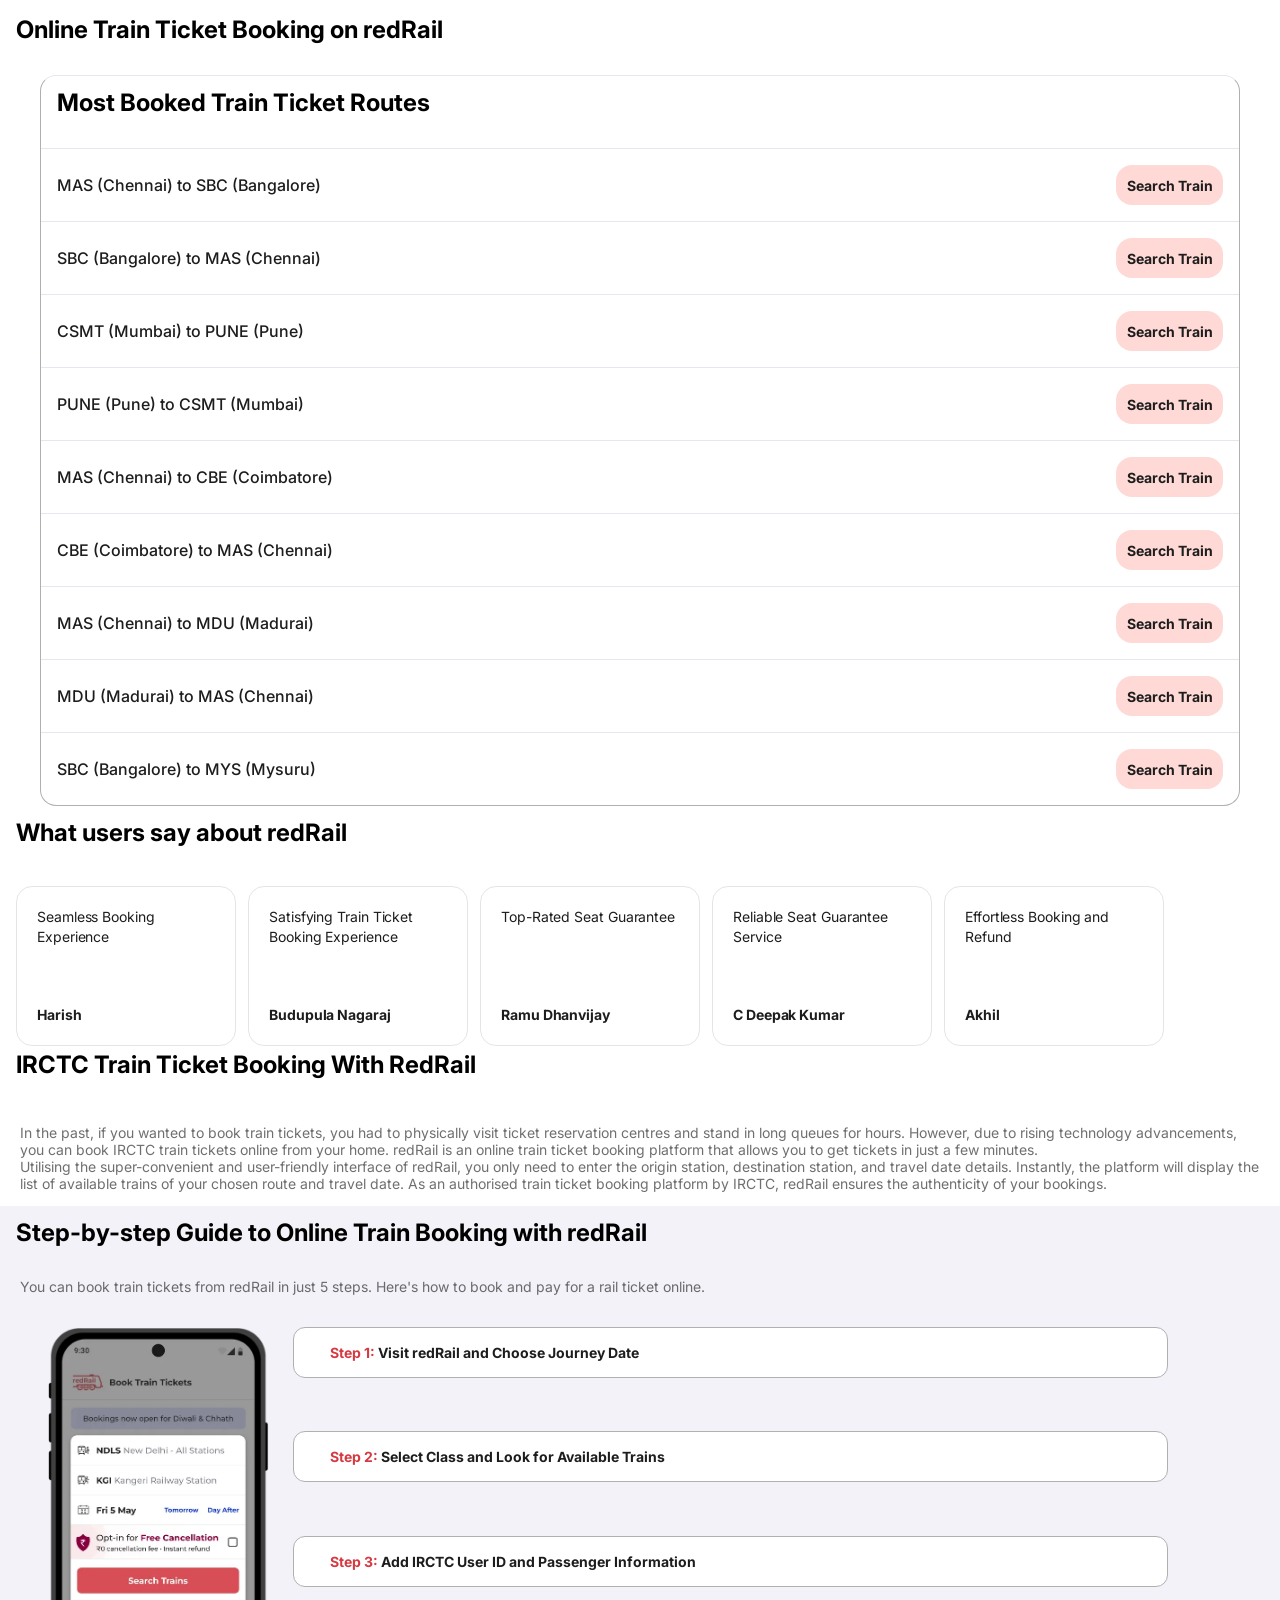
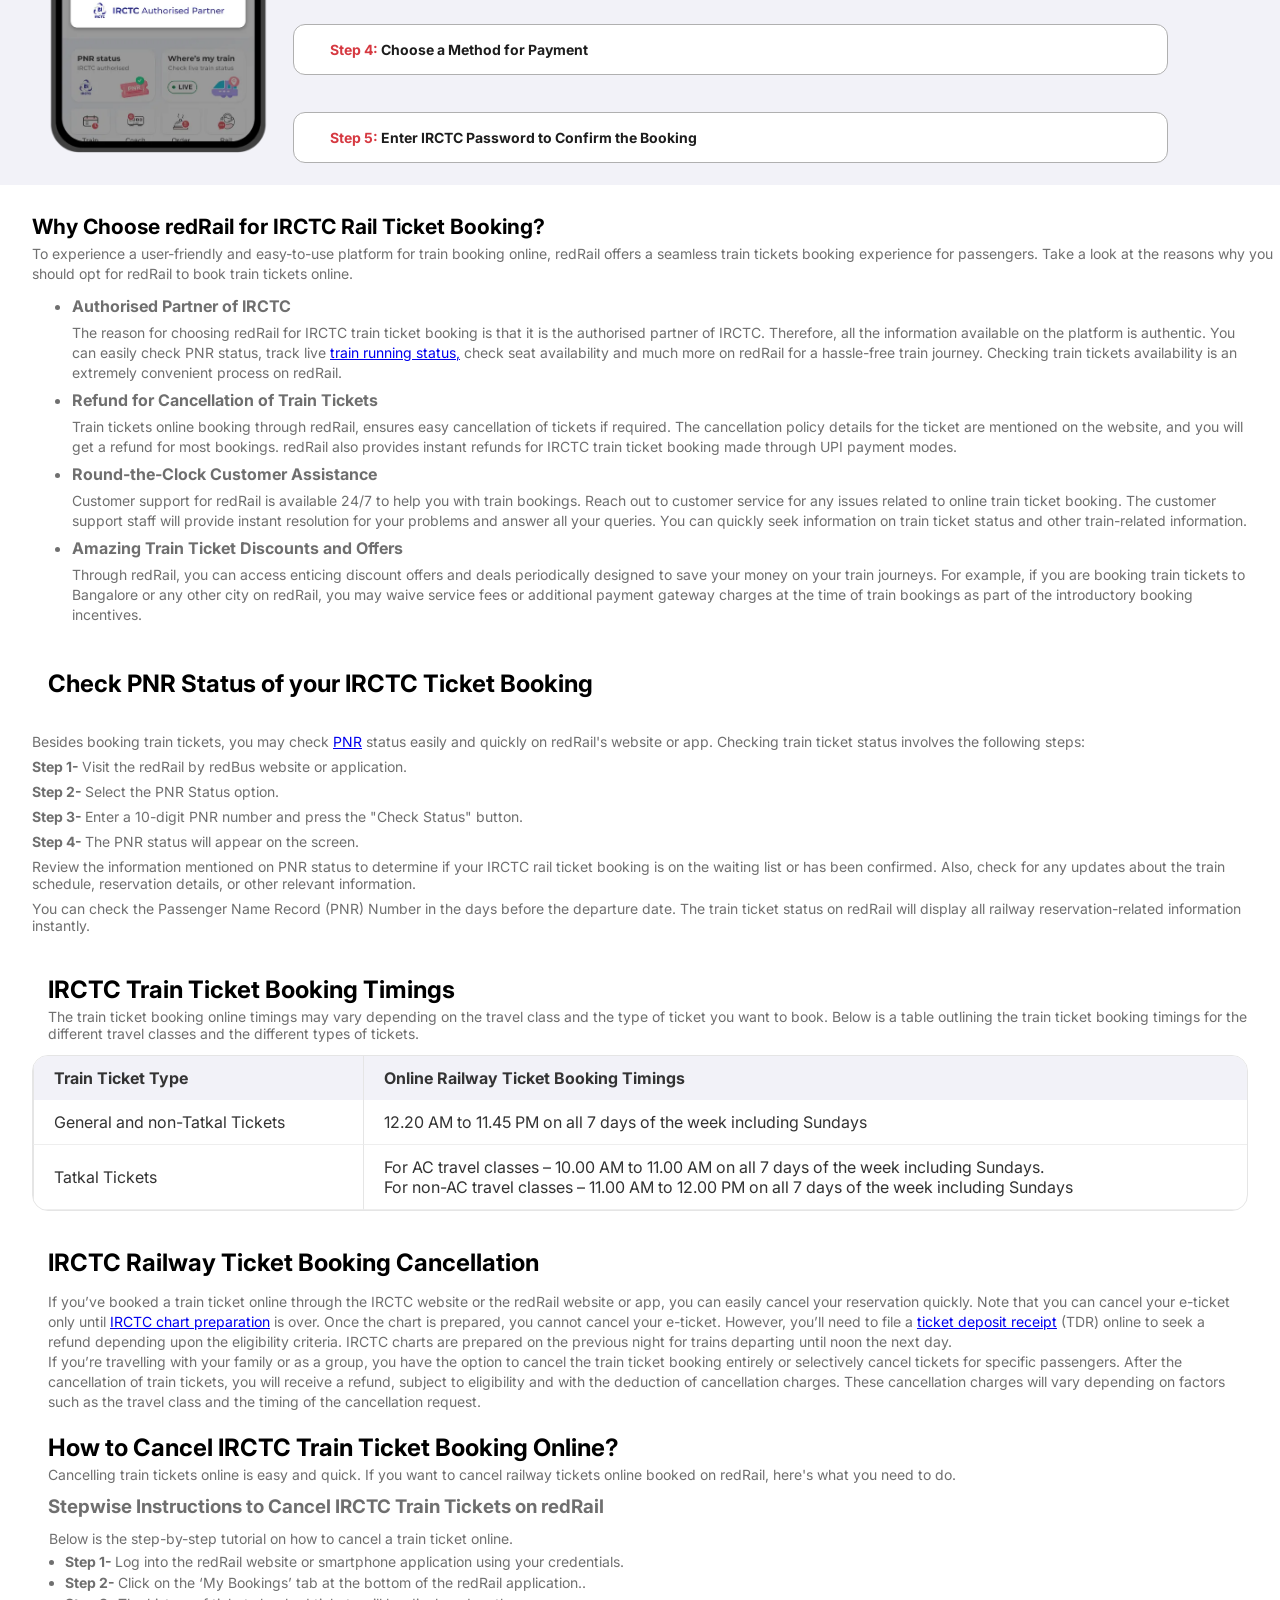
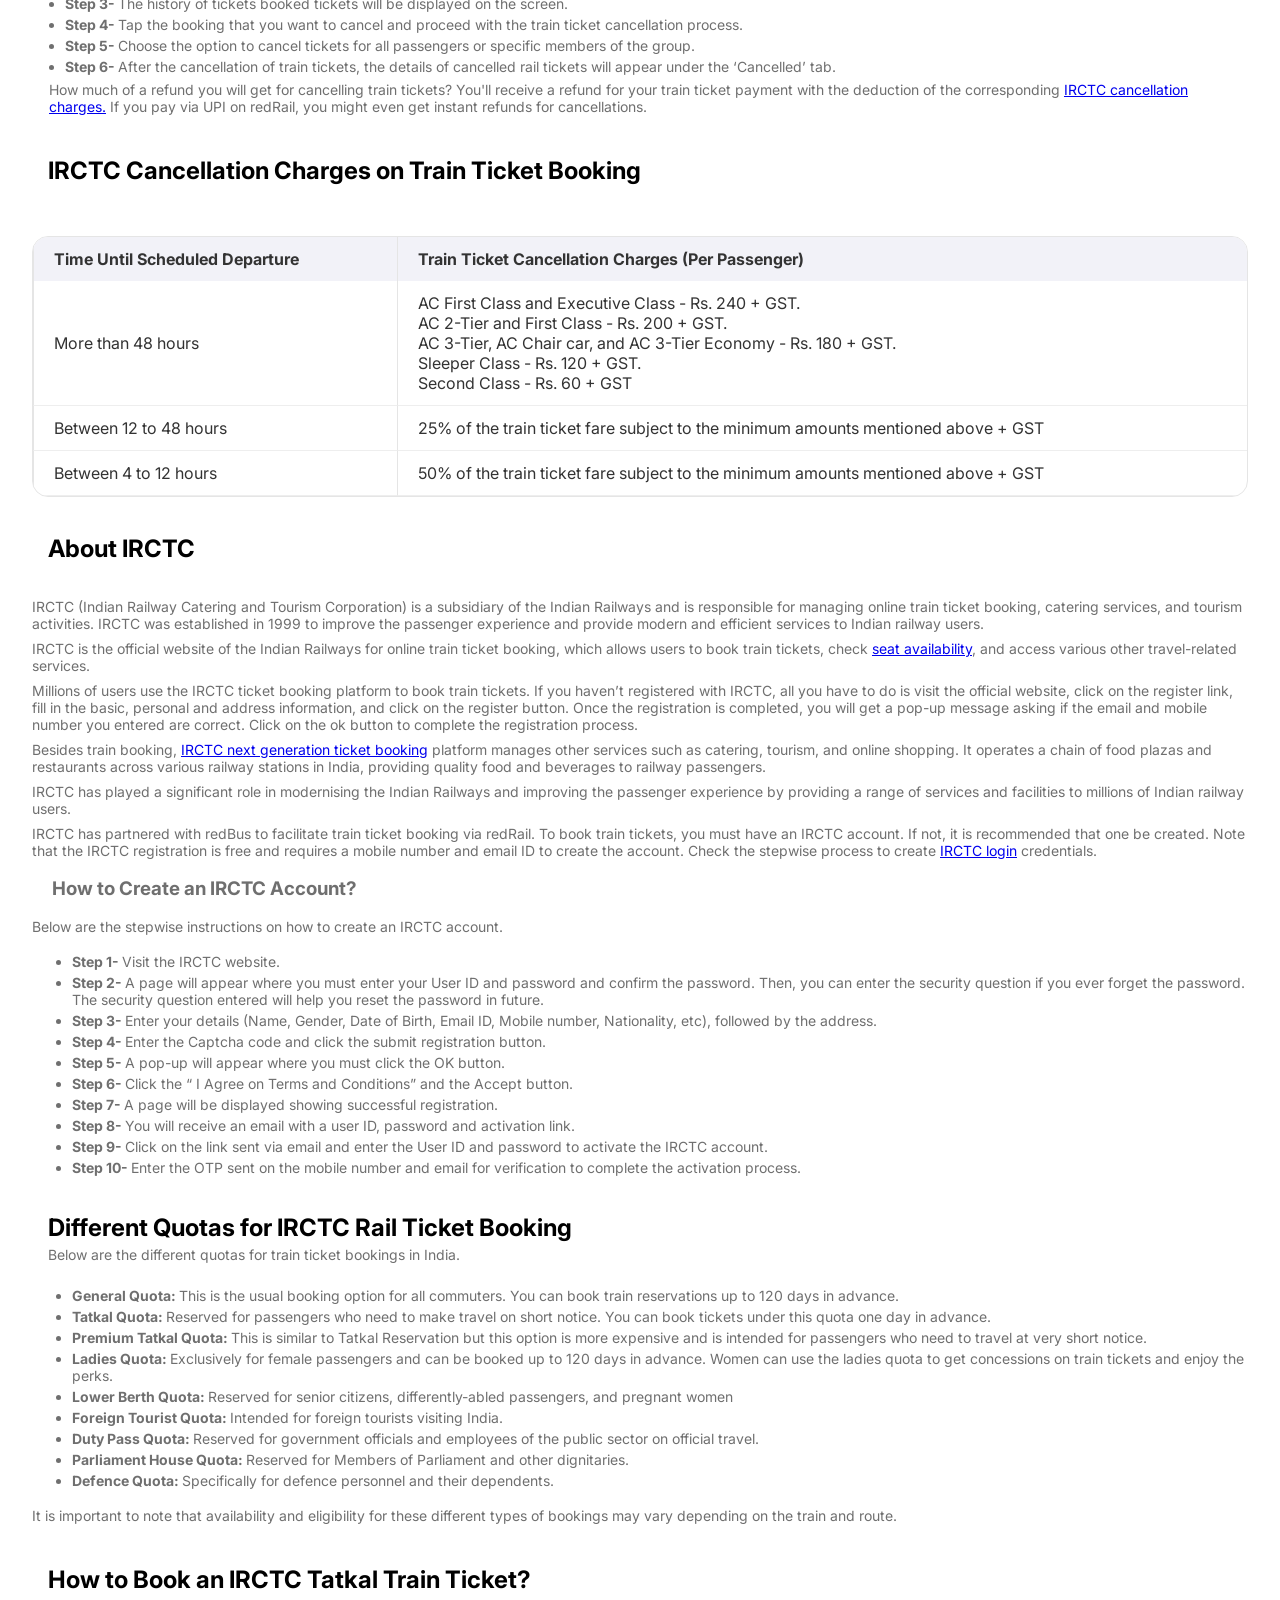
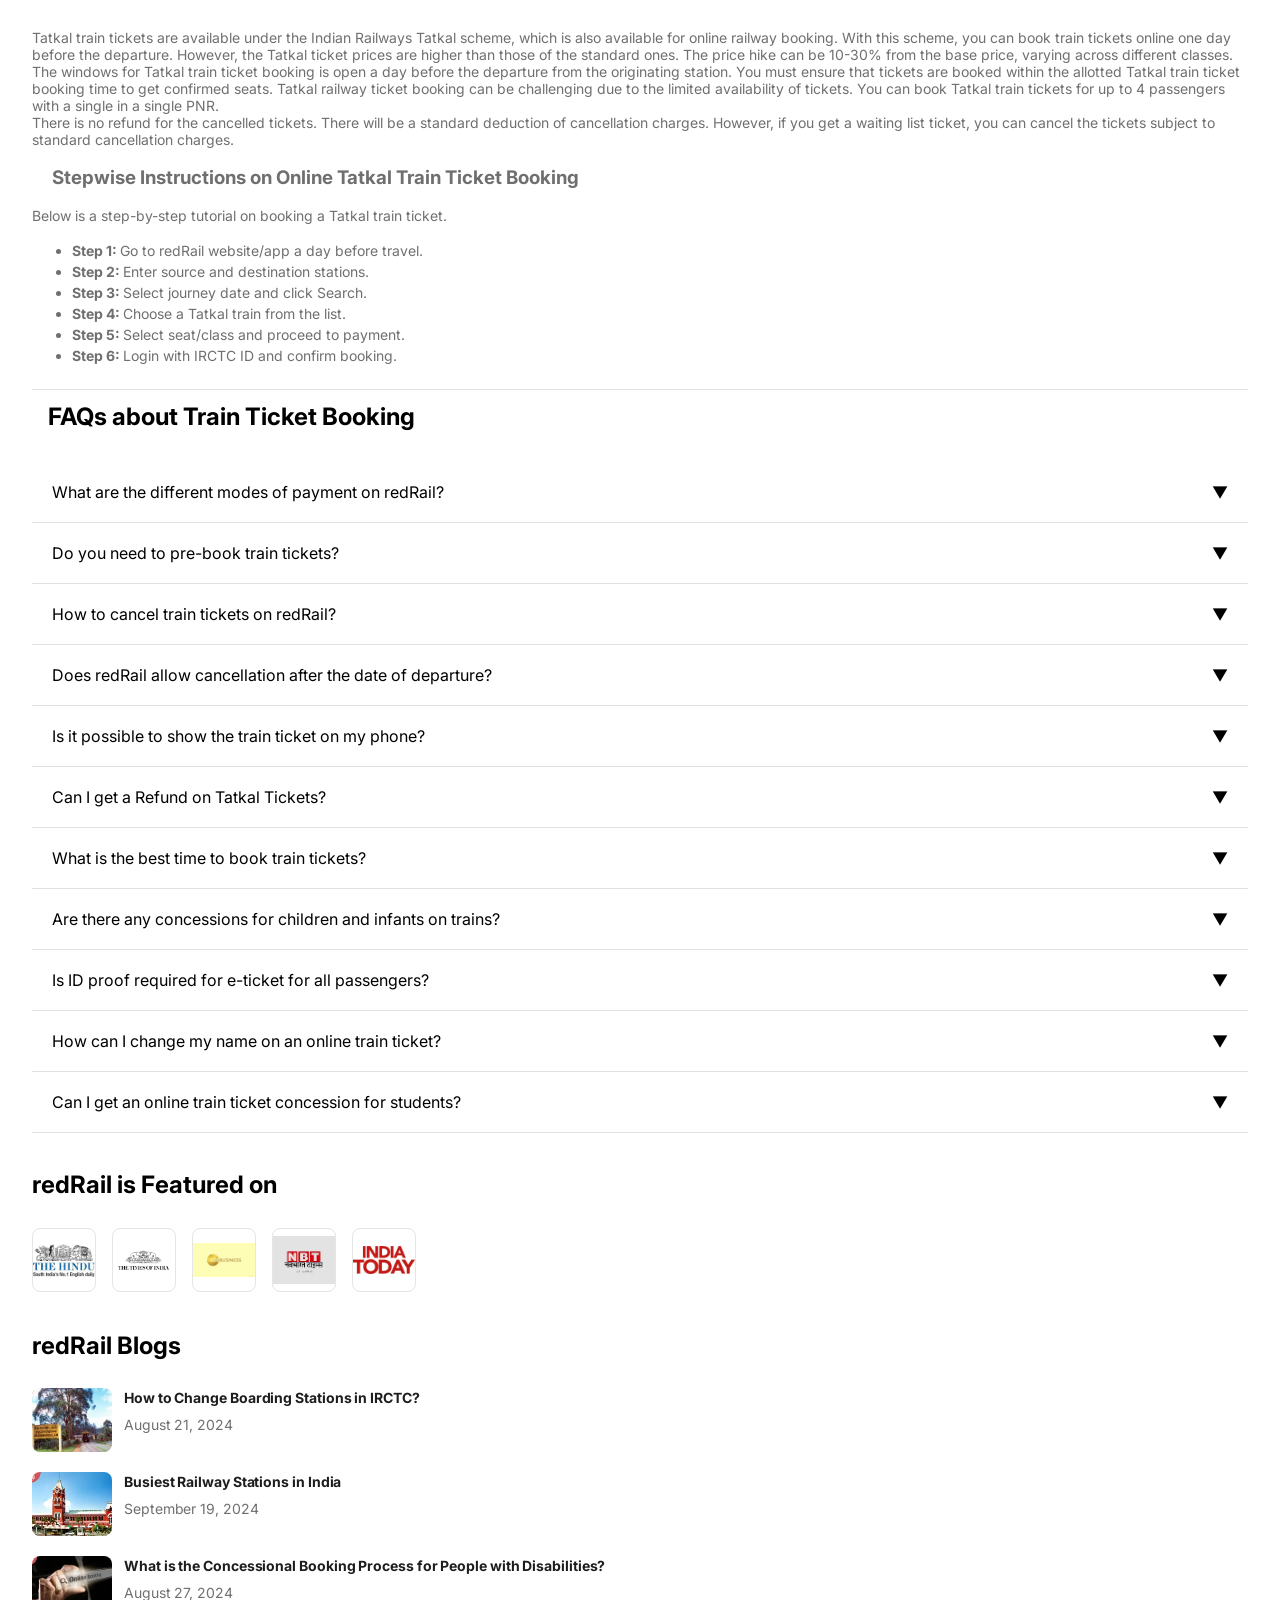
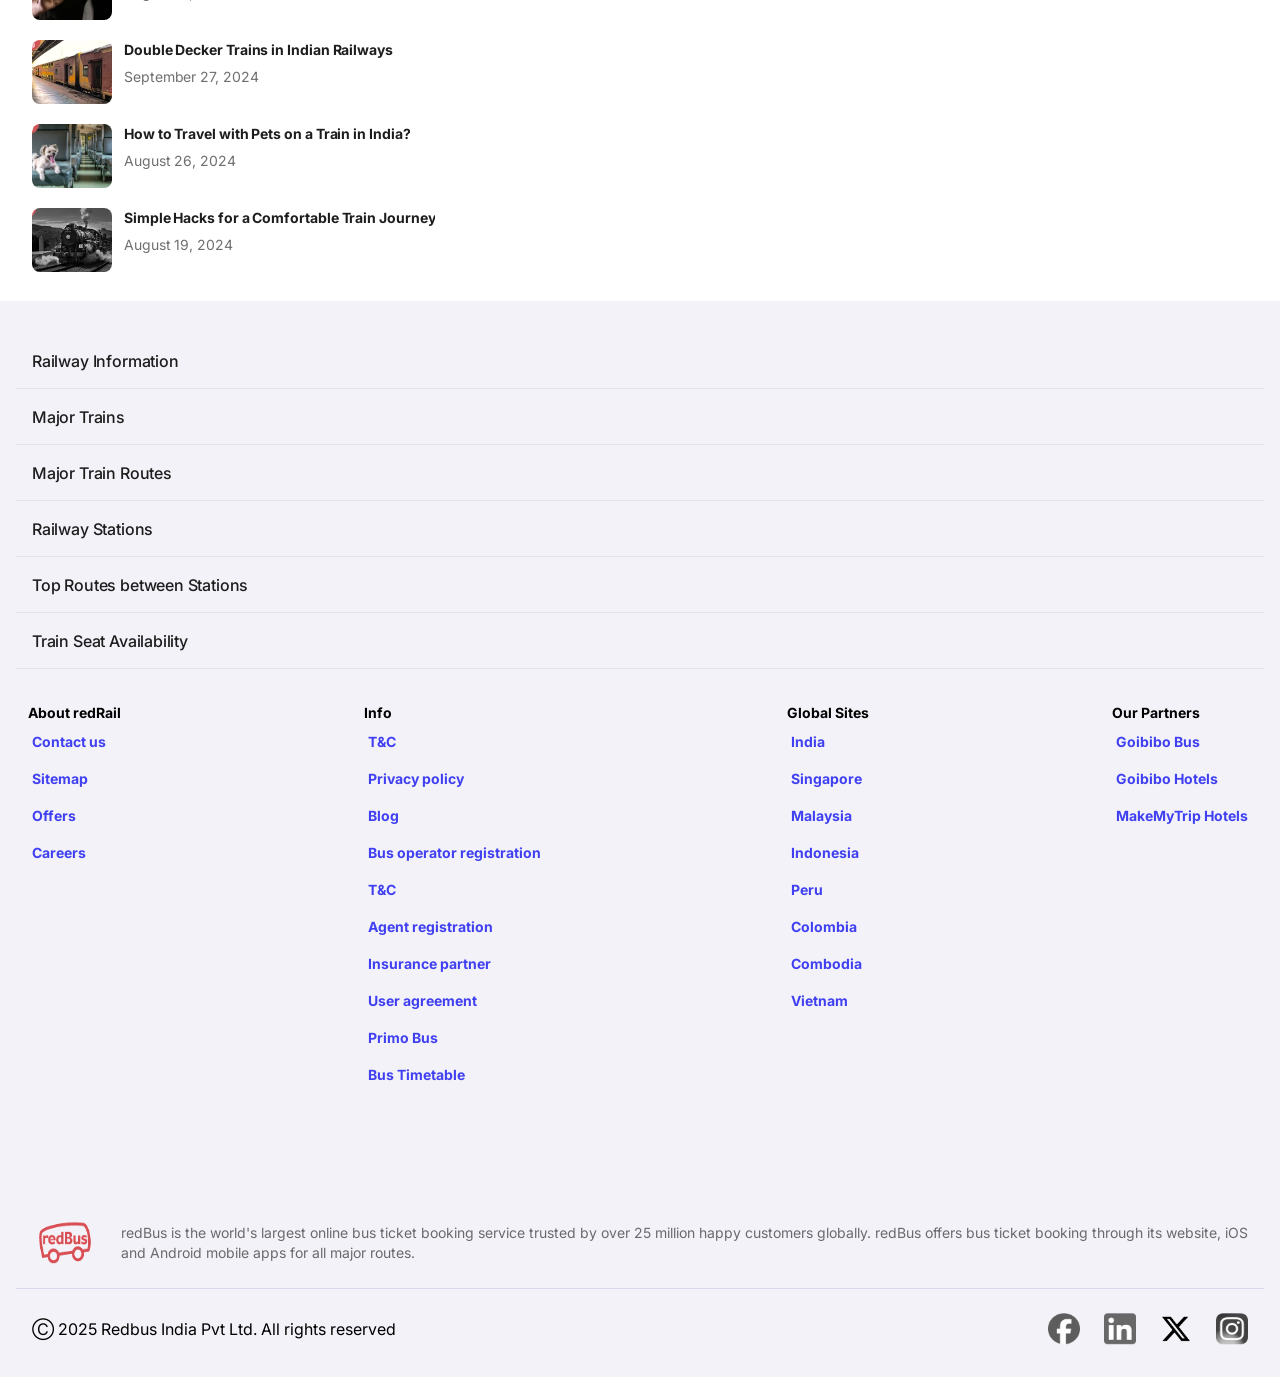
<file: train.html>
<!DOCTYPE html>
<html lang="en">

<head>
    <title>Bus Ticket Booking Online at Cheapest Price with Top Bus Operators- redBus</title>
    <link rel="stylesheet" href="css/style.css">
    <link rel="stylesheet" href="https://cdnjs.cloudflare.com/ajax/libs/font-awesome/6.5.1/css/all.min.css">
</head>

<body>

    <header>
        <div class="logo">
            <img src="image/home/download.svg" alt="">
        </div>
        <div class="menu">
            <a href="index.html">
                <div class="menu-item">
                    <img height="32" width="38" style="filter: grayscale(1) brightness(0);" src="image/home/download.svg" alt="">
                    <p>Bus Tickets</p>

                </div>
            </a>
            <a href="train.html">
                <div class="menu-item item2">
                    <img height="32" width="38" src="image/home/rail_vertical.svg" alt="">
                    <p style="color: #d63941;">Train Tickets</p>

                </div>
            </a>

        </div>
        <div class="redbus-info">
            <a href="index.html">
                <div class="info-item">
                    <i class="fa-solid fa-list-ul"></i>
                    <p>Bookings</p>
                </div>
            </a>
            <a href="index.html">
                <div class="info-item">
                    <i class="fas fa-question-circle"></i>
                    <p>Help</p>
                </div>
            </a>
            <a href="index.html">
                <div class="info-item">
                    <i class="fa-regular fa-user"></i>
                    <p>Account</p>
                </div>
            </a>
        </div>
    </header>
    <div class="white-bar"></div>
    <div class="top-bg train-top-bg-banner">
        <div class="top-bg-overlay "></div>
        <img src="image/train/banner.svg" alt="">
        <h1>
            Train Ticket Booking
        </h1>
        <div class="top-bgimg">
            <img src="image/train/irctc.svg" alt="">
            <h2 style="color: white;">IRCTC Authorised Partner</h2>
        </div>
    </div>
    <div class="query-box">
        <div class="query-bar">
            <div class="query-bar-line1">
                <div class="query-bar-line1-box">
                    <i class="fa-solid fa-bus"></i>
                    <label for="">From</label>
                    <input type="text">
                </div>
                <div class="query-bar-line1-box">
                    <i class="fa-solid fa-bus"></i>
                    <label for="">To</label>
                    <input type="text">
                </div>
                <div class="query-bar-line1-box3">
                    <i class="fa-solid fa-calendar-days"></i>
                    <div class="query-bar-line1-box-p">
                        <p class="query-bar-line1-box-p1">Date of Journey</p>
                        <p class="query-bar-line1-box-p2">11 May, 2025</p>
                    </div>
                    <div class="today tt">
                        Today
                    </div>
                    <div class="tomorrow tt">Tomorrow</div>
                </div>
            </div>
            <div class="query-bar-line2">
                <img src="image/home/female.svg" alt="">
                <div class="query-bar-line2-midsec">
                    <p>Booking for woman</p>
                    <a href="index.html">Know more</a>
                </div>
                <div class="big-cylender">
                    <div class="ball"></div>
                </div>
            </div>
        </div>
        <div class="search-bus">
            <i class="fa-solid fa-magnifying-glass "></i>
            <p>Search buses</p>
        </div>
    </div>
    <div class="body">
        <div class="top-wrapper">
            <div class="top-wrapper-items">
                <img src="image/train/pnr.svg" alt="">
                <span>Check PNR Status</span>
            </div>
            <div class="top-wrapper-items">
                <img src="image/train/lts.svg" alt="">
                <span>Live train status</span>
            </div>
            <div class="top-wrapper-items">
                <img src="image/train/food.svg" alt="">
                <span>Order Food</span>
            </div>
            <div class="top-wrapper-items">
                <img src="image/train/madad.svg" alt="">
                <span>Rail Madad</span>
            </div>
        </div>
    </div>
    <div class="why-book-redrail">
        <div class="why-book-redrail-head">
            <div class="offer-head">
                <h2>Why Book With redRail</h2>
                <div class="text-offer">View All</div>
            </div>
        </div>

        <div class="card-wrappers">
            <div class="card-wrapper">
                <div class="card-texts">
                    <div class="card-head">Redrail Confirm</div>
                    <div class="card-text">Confirm ticket on waitlisted trains</div>
                </div>
                <div class="card-img">
                    <img src="image/train/redRail_confirm.png" alt="">
                </div>
            </div>
            <div class="card-wrapper">
                <div class="card-texts">
                    <div style="color: #7331df;" class="card-head">Seat Guarantee</div>
                    <div class="card-text">on waitlisted tickets or 3X refund</div>
                </div>
                <div class="card-img">
                    <img src="image/train/seat_guarantee.png" alt="">
                </div>
            </div>
            <div class="card-wrapper">
                <div class="card-texts">
                    <div style="color: #03803b;" class="card-head">Connecting trains</div>
                    <div class="card-text">Connecting trains option available Offers</div>
                </div>
                <div class="card-img">
                    <img src="image/train/connecting_train.png" alt="">
                </div>
            </div>

        </div>

    </div>
    <div class="offers train-offers">
        <div class="offer-head">
            <h2>Offers</h2>
        </div>
        <div class="offer-cards">
            <div class="offer-card" style="background-image: url(image/train/offerFallback.webp);">
                <span style="width: 102px;" class="vehicle-type">Additional offers</span>
                <div class="offer-detail">
                    <h4>Get Rs 100 off on train tickets</h4>
                </div>
                <div class="offer-validity">Valid till 31 May</div>
                <div class="coupon-code">
                    <i class="fa-solid fa-tag"></i>
                    <span>rbrail</span>
                </div>
            </div>
            <div class="offer-card" style="background-image: url(image/train/offerFallback.webp);">

                <span style="width: 102px;" class="vehicle-type">Additional offers</span>
                <div class="offer-detail">
                    <h4>Get Rs 60 off on train tickets</h4>
                </div>
                <div class="offer-validity">Valid till 31 May</div>
                <div style="width: 104px;" class="coupon-code">
                    <i class="fa-solid fa-tag"></i>
                    <span">superb60</span>
                </div>
            </div>
            <div class="offer-card" style="background-image: url(image/train/offerFallback.webp);">
                <span style="width: 102px;" class="vehicle-type">Additional offers</span>
                <div class="offer-detail">
                    <h4>Save Upto Rs 250 on UPSRTC bus tickets.</h4>
                </div>
                <div class="offer-validity">Valid till 31 May</div>
                <div style="width: 109px;" class="coupon-code">
                    <i class="fa-solid fa-tag"></i>
                    <span>nofee</span>
                </div>
            </div>
        </div>

    </div>
    </div>
    <div class="videos">
        <div class="offer-head">
            <h2>Videos</h2>
        </div>
        <div class="vid-container">
            <div class="video-box">
                <div class="vid-text">How to book IRCTC train tickets</div>
                <div class="vid-video"><img src="image/train/booking1.png" alt=""><i class="fa-solid fa-play"></i></div>
            </div>
            <div class="video-box">
                <div class="vid-text">How to cancel a train ticket</div>
                <div class="vid-video"><img src="image/train/cancelling.png" alt=""><i class="fa-solid fa-play"></i>
                </div>
            </div>
            <div class="video-box">
                <div class="vid-text">Live Train Tracking feature on redRail</div>
                <div class="vid-video"><img src="image/train/tracking.png" alt=""> <i class="fa-solid fa-play"></i>
                </div>
            </div>
        </div>
    </div>
    <div style="margin: 20px auto;" class="app">
        <div class="offer-head">
            <h2>Get the redRail App</h2>
        </div>
        <div class="app-download">
            <img src="image/home/appInstall.png" alt="">
            <div class="app-down-mid">
                <strong>Rated 4.6 on Play Store</strong>
                <span>Download for exciting offers!</span>
            </div>
            <div class="app-download-btn">Download app</div>
        </div>
    </div>
    <div class="online-booking">
        <div class="offer-head">
            <h2>Online Train Ticket Booking on redRail</h2>
        </div>
    </div>
    <div class="most-booked">
        <div class="offer-head">
            <h2>Most Booked Train Ticket Routes</h2>
        </div>
        <div class="most-booked-data">
            <div class="station">MAS (Chennai) to SBC (Bangalore)</div>
            <div class="search-train-btn">Search Train</div>
        </div>
        <div class="most-booked-data">
            <div class="station">SBC (Bangalore) to MAS (Chennai)</div>
            <div class="search-train-btn">Search Train</div>
        </div>
        <div class="most-booked-data">
            <div class="station">CSMT (Mumbai) to PUNE (Pune)</div>
            <div class="search-train-btn">Search Train</div>
        </div>
        <div class="most-booked-data">
            <div class="station">PUNE (Pune) to CSMT (Mumbai)</div>
            <div class="search-train-btn">Search Train</div>
        </div>
        <div class="most-booked-data">
            <div class="station">MAS (Chennai) to CBE (Coimbatore)</div>
            <div class="search-train-btn">Search Train</div>
        </div>
        <div class="most-booked-data">
            <div class="station">CBE (Coimbatore) to MAS (Chennai)</div>
            <div class="search-train-btn">Search Train</div>
        </div>
        <div class="most-booked-data">
            <div class="station">MAS (Chennai) to MDU (Madurai)</div>
            <div class="search-train-btn">Search Train</div>
        </div>
        <div class="most-booked-data">
            <div class="station">MDU (Madurai) to MAS (Chennai)</div>
            <div class="search-train-btn">Search Train</div>
        </div>
        <div class="most-booked-data">
            <div class="station">SBC (Bangalore) to MYS (Mysuru)</div>
            <div class="search-train-btn">Search Train</div>
        </div>
    </div>
    <div class="testmonials">
        <div class="offer-head">
            <h2>What users say about redRail</h2>
        </div>
        <div class="test-cards">
            <div class="test-card">
                <span class="review">Seamless Booking Experience</span>
                <span class="customer">
                    <span class="name"><strong>Harish</strong></span>
                </span>
            </div>
            <div class="test-card">
                <span class="review">Satisfying Train Ticket Booking Experience</span>
                <span class="customer">
                    <span class="name"><strong>Budupula Nagaraj</strong></span>
                </span>
            </div>
            <div class="test-card">
                <span class="review">Top-Rated Seat Guarantee</span>
                <span class="customer">
                    <span class="name"><strong>Ramu Dhanvijay</strong></span>
                </span>
            </div>
            <div class="test-card">
                <span class="review">Reliable Seat Guarantee Service</span>
                <span class="customer">
                    <span class="name"><strong>C Deepak Kumar</strong></span>
                </span>
            </div>
            <div class="test-card">
                <span class="review">Effortless Booking and Refund</span>
                <span class="customer">
                    <span class="name"><strong>Akhil</strong></span>
                </span>
            </div>
        </div>
    </div>

    <div class="online-booking">
        <div class="offer-head">
            <h2>IRCTC Train Ticket Booking With RedRail</h2>
        </div>
        <p>In the past, if you wanted to book train tickets, you had to physically visit ticket reservation centres and
            stand in long queues for hours. However, due to rising technology advancements, you can book IRCTC train
            tickets online from your home. redRail is an online train ticket booking platform that allows you to get
            tickets in just a few minutes. <br>
            Utilising the super-convenient and user-friendly interface of redRail, you only need to enter the origin
            station, destination station, and travel date details. Instantly, the platform will display the list of
            available trains of your chosen route and travel date. As an authorised train ticket booking platform by
            IRCTC, redRail ensures the authenticity of your bookings.</p>
    </div>
    <div class="booking-steps">
        <div class="booking-step">
            <div class="offer-head">
                <h2>Step-by-step Guide to Online Train Booking with redRail</h2>
            </div>
            <p>You can book train tickets from redRail in just 5 steps. Here's how to book and pay for a rail ticket
                online.</p>
            <div class="step-guide">
                <img src="image/train/mob2_cont_1728021403.webp" alt="">
                <div class="step-container">
                    <div class="steps step1">
                        <div class="step-no"><span>Step 1: </span><strong>Visit redRail and Choose Journey Date</strong>
                        </div>
                        <div class="step-info">
                            <p>For booking a train ticket, you need first to visit the redRail platform. On the website,
                                you can choose the date of your journey, as well as the boarding and destination
                                stations. Then, click on 'Search trains' to proceed with the booking.</p>
                        </div>
                        <img src="image/train/mob2_cont_1728021403.webp" alt="">
                    </div>
                    <div class="steps steps2">
                        <div class="step-no"><span>Step 2: </span><strong>Select Class and Look for Available
                                Trains</strong></div>
                        <div class="step-info">
                            <p>In the next step of rail ticket booking, you will need to select the class. You can
                                choose first class, second or third AC, or sleeper. You can check the categories
                                available and then choose the train. There will be multiple trains available, and you
                                can easily select the best one for your journey.</p>
                        </div>
                        <img style="top: -105px;" src="image/train/select_train_1728021334.webp" alt="">
                    </div>
                    <div class="steps steps3">
                        <div class="step-no"><span>Step 3: </span><strong>Add IRCTC User ID and Passenger
                                Information</strong></div>
                        <div class="step-info">
                            <p>Once you have selected the train, you will need to add your IRCTC user ID. Since you are
                                opting for an Indian railway booking ticket, you need an IRCTC account. If you do not
                                have an IRCTC username, you can consider creating one.</p>
                        </div>
                        <img style="top: -210px;" src="image/train/irctc_un_1728021296.webp" alt="">
                    </div>
                    <div class="steps steps4">
                        <div class="step-no"><span>Step 4: </span><strong>Choose a Method for Payment</strong></div>
                        <div class="step-info">
                            <p>To complete your online railway ticket booking, you can then proceed to the payment.
                                Choose from numerous payment options on redRail and complete payment to process your
                                booking.</p>
                        </div>
                        <img style="top: -297px;" src="image/train/make_pay_1728021087.webp" alt="">
                    </div>
                    <div class="steps steps5">
                        <div class="step-no"><span>Step 5: </span><strong>Enter IRCTC Password to Confirm the
                                Booking</strong></div>
                        <div class="step-info">
                            <p>This is the final step in booking a train ticket from the redRail site. Enter your IRCTC
                                password, and your booking will be processed instantly. You will receive the train
                                tickets in your email or mobile number.</p>
                        </div>
                        <img style="top: -385px;" src="image/train/irctc_pwd_1728021008.webp" alt="">
                    </div>
                </div>
            </div>
        </div>
    </div>
    <div class="why-redrail-container">
        <div class="why-redrail">
            <div class="why-redrail-head">
                <h2>Why Choose redRail for IRCTC Rail Ticket Booking?</h2>
                <p>To experience a user-friendly and easy-to-use platform for train booking online, redRail offers a
                    seamless train tickets booking experience for passengers. Take a look at the reasons why you should
                    opt for redRail to book train tickets online.</p>
            </div>
            <div class="why-redrail-reasons">
                <ul>
                    <li>
                        Authorised Partner of IRCTC
                        <p>The reason for choosing redRail for IRCTC train ticket booking is that it is the authorised
                            partner of IRCTC. Therefore, all the information available on the platform is authentic. You
                            can easily check PNR status, track live <a href="index.html">train running status,</a> check
                            seat availability and much more on redRail for a hassle-free train journey. Checking train
                            tickets availability is an extremely convenient process on redRail. </p>
                    </li>
                    <li>
                        Refund for Cancellation of Train Tickets
                        <p>Train tickets online booking through redRail, ensures easy cancellation of tickets if
                            required. The cancellation policy details for the ticket are mentioned on the website, and
                            you will get a refund for most bookings. redRail also provides instant refunds for IRCTC
                            train ticket booking made through UPI payment modes.</p>
                    </li>
                    <li>
                        Round-the-Clock Customer Assistance
                        <p>Customer support for redRail is available 24/7 to help you with train bookings. Reach out to
                            customer service for any issues related to online train ticket booking. The customer support
                            staff will provide instant resolution for your problems and answer all your queries. You can
                            quickly seek information on train ticket status and other train-related information. </p>
                    </li>
                    <li>
                        Amazing Train Ticket Discounts and Offers
                        <p>Through redRail, you can access enticing discount offers and deals periodically designed to
                            save your money on your train journeys. For example, if you are booking train tickets to
                            Bangalore or any other city on redRail, you may waive service fees or additional payment
                            gateway charges at the time of train bookings as part of the introductory booking
                            incentives.</p>
                    </li>
                </ul>
            </div>
        </div>
    </div>
    <div class="pnr">
        <div class="pnr-head">
            <h2>Check PNR Status of your IRCTC Ticket Booking</h2>
        </div>
        <p>Besides booking train tickets, you may check <a href="index.html">PNR</a> status easily and quickly on
            redRail's website or app. Checking train ticket status involves the following steps:</p>
        <p><strong>Step 1- </strong>Visit the redRail by redBus website or application.</p>
        <p><strong>Step 2- </strong>Select the PNR Status option.</p>
        <p><strong>Step 3- </strong>Enter a 10-digit PNR number and press the "Check Status" button.</p>
        <p><strong>Step 4- </strong>The PNR status will appear on the screen. </p>
        <p>Review the information mentioned on PNR status to determine if your IRCTC rail ticket booking is on the
            waiting list or has been confirmed. Also, check for any updates about the train schedule, reservation
            details, or other relevant information.</p>
        <p>You can check the Passenger Name Record (PNR) Number in the days before the departure date. The train ticket
            status on redRail will display all railway reservation-related information instantly.</p>
    </div>
    <div class="booking-timings pnr">
        <div class="pnr-head">
            <h2>IRCTC Train Ticket Booking Timings</h2>
            <p>The train ticket booking online timings may vary depending on the travel class and the type of ticket you
                want to book. Below is a table outlining the train ticket booking timings for the different travel
                classes and the different types of tickets.</p>
        </div>
        <table>
            <thead>
                <tr>
                    <th>Train Ticket Type</th>
                    <th>Online Railway Ticket Booking Timings</th>
                </tr>
            </thead>
            <tbody>
                <tr>
                    <td>General and non-Tatkal Tickets</td>
                    <td>12.20 AM to 11.45 PM on all 7 days of the week including Sundays</td>
                </tr>
                <tr>
                    <td>Tatkal Tickets</td>
                    <td>
                        For AC travel classes – 10.00 AM to 11.00 AM on all 7 days of the week including Sundays.<br>
                        For non-AC travel classes – 11.00 AM to 12.00 PM on all 7 days of the week including Sundays
                    </td>
                </tr>
            </tbody>
        </table>
    </div>
    <div class="booking-cancellation pnr">
        <div class="pnr-head">
            <h2>IRCTC Railway Ticket Booking Cancellation</h2>
        </div>
        <p style="margin: -20px 16px; line-height: 20px;">If you’ve booked a train ticket online through the IRCTC
            website or the redRail website or app, you can easily cancel your reservation quickly. Note that you can
            cancel your e-ticket only until <a href="train.html">IRCTC chart preparation</a> is over. Once the chart is
            prepared, you cannot cancel your e-ticket. However, you’ll need to file a <a href="train.html">ticket
                deposit receipt</a> (TDR) online to seek a refund depending upon the eligibility criteria. IRCTC charts
            are prepared on the previous night for trains departing until noon the next day.
            <br>
            If you’re travelling with your family or as a group, you have the option to cancel the train ticket booking
            entirely or selectively cancel tickets for specific passengers. After the cancellation of train tickets, you
            will receive a refund, subject to eligibility and with the deduction of cancellation charges. These
            cancellation charges will vary depending on factors such as the travel class and the timing of the
            cancellation request.
        </p>

    </div>
    <div class="how-cancel pnr">
        <div class="pnr-head how-cancel-head">
            <h2>How to Cancel IRCTC Train Ticket Booking Online?</h2>
            <p>Cancelling train tickets online is easy and quick. If you want to cancel railway tickets online booked on
                redRail, here's what you need to do.
            <p>
            <h3 style="color: #1d1d1da3;">Stepwise Instructions to Cancel IRCTC Train Tickets on redRail</h3>
        </div>
        <p style="margin-top: 33px; margin-left:17px">Below is the step-by-step tutorial on how to cancel a train ticket
            online. </p>
        <ul>
            <li><strong>Step 1- </strong>Log into the redRail website or smartphone application using your credentials.
            </li>
            <li><strong>Step 2- </strong>Click on the ‘My Bookings’ tab at the bottom of the redRail application..</li>
            <li><strong>Step 3- </strong>The history of tickets booked tickets will be displayed on the screen.</li>
            <li><strong>Step 4- </strong>Tap the booking that you want to cancel and proceed with the train ticket
                cancellation process.</li>
            <li><strong>Step 5- </strong>Choose the option to cancel tickets for all passengers or specific members of
                the group. </li>
            <li><strong>Step 6- </strong>After the cancellation of train tickets, the details of cancelled rail tickets
                will appear under the ‘Cancelled’ tab.</li>
        </ul>
        <p style="margin-left:17px">How much of a refund you will get for cancelling train tickets? You'll receive a
            refund for your train ticket payment with the deduction of the corresponding <a href="index.html">IRCTC
                cancellation charges.</a> If you pay via UPI on redRail, you might even get instant refunds for
            cancellations.</p>
    </div>




    <div class="cancellation pnr">
        <div class="cancellation-head pnr-head">
            <h2>IRCTC Cancellation Charges on Train Ticket Booking</h2>
        </div>
        <table>
            <thead>
                <tr>
                    <th>Time Until Scheduled Departure</th>
                    <th>Train Ticket Cancellation Charges (Per Passenger)</th>
                </tr>
            </thead>
            <tbody>
                <tr>
                    <td>More than 48 hours</td>
                    <td style="white-space: pre;">AC First Class and Executive Class - Rs. 240 + GST.
AC 2-Tier and First Class - Rs. 200 + GST.
AC 3-Tier, AC Chair car, and AC 3-Tier Economy - Rs. 180 + GST.
Sleeper Class - Rs. 120 + GST.
Second Class - Rs. 60 + GST</td>                       
                </tr>
                <tr>
                    <td>Between 12 to 48 hours</td>
                    <td>25% of the train ticket fare subject to the minimum amounts mentioned above + GST</td>
                </tr>
                <tr>
                    <td>Between 4 to 12 hours</td>
                    <td>50% of the train ticket fare subject to the minimum amounts mentioned above + GST</td>
                </tr>
            </tbody>
        </table>
    </div>
    <div class="about-p pnr">
        <div class="pnr-head">
            <h2>About IRCTC</h2>
        </div>
        <p>
            IRCTC (Indian Railway Catering and Tourism Corporation) is a subsidiary of the Indian Railways and is
            responsible for managing online train ticket booking, catering services, and tourism activities. IRCTC was
            established in 1999 to improve the passenger experience and provide modern and efficient services to Indian
            railway users.
        </p>
        <p>
            IRCTC is the official website of the Indian Railways for online train ticket booking, which allows users to
            book train tickets, check <a href="train.html">seat availability</a>, and access various other
            travel-related services.
        </p>
        <p>
            Millions of users use the IRCTC ticket booking platform to book train tickets. If you haven’t registered
            with IRCTC, all you have to do is visit the official website, click on the register link, fill in the basic,
            personal and address information, and click on the register button. Once the registration is completed, you
            will get a pop-up message asking if the email and mobile number you entered are correct. Click on the ok
            button to complete the registration process.
        </p>
        <p>
            Besides train booking, <a href="train.html">IRCTC next generation ticket booking</a> platform manages other
            services such as catering, tourism, and online shopping. It operates a chain of food plazas and restaurants
            across various railway stations in India, providing quality food and beverages to railway passengers.
        </p>
        <p>
            IRCTC has played a significant role in modernising the Indian Railways and improving the passenger
            experience by providing a range of services and facilities to millions of Indian railway users.
        </p>
        <p>
            IRCTC has partnered with redBus to facilitate train ticket booking via redRail. To book train tickets, you
            must have an IRCTC account. If not, it is recommended that one be created. Note that the IRCTC registration
            is free and requires a mobile number and email ID to create the account. Check the stepwise process to
            create <a href="train.html">IRCTC login</a> credentials.
        </p>
        <h3 style="color: rgba(29,29,29,.639);">How to Create an IRCTC Account?</h3>
        <p>Below are the stepwise instructions on how to create an IRCTC account.</p>
        <ul>
            <li><strong>Step 1- </strong>Visit the IRCTC website.</li>
            <li><strong>Step 2- </strong>A page will appear where you must enter your User ID and password and confirm
                the password. Then, you can enter the security question if you ever forget the password. The security
                question entered will help you reset the password in future.
            </li>
            <li><strong>Step 3- </strong>Enter your details (Name, Gender, Date of Birth, Email ID, Mobile number,
                Nationality, etc), followed by the address.</li>
            <li><strong>Step 4- </strong>Enter the Captcha code and click the submit registration button.</li>
            <li><strong>Step 5- </strong>A pop-up will appear where you must click the OK button.</li>
            <li><strong>Step 6- </strong>Click the “ I Agree on Terms and Conditions” and the Accept button.</li>
            <li><strong>Step 7- </strong>A page will be displayed showing successful registration.</li>
            <li><strong>Step 8- </strong>You will receive an email with a user ID, password and activation link.</li>
            <li><strong>Step 9- </strong>Click on the link sent via email and enter the User ID and password to activate
                the IRCTC account.</li>
            <li><strong>Step 10- </strong>Enter the OTP sent on the mobile number and email for verification to complete
                the activation process.</li>
        </ul>
    </div>
    <div class="about-p pnr">
        <div class="pnr-head">
            <h2>Different Quotas for IRCTC Rail Ticket Booking</h2>
            <p>Below are the different quotas for train ticket bookings in India.</p>
        </div>
        <ul>
            <li><strong>General Quota: </strong>This is the usual booking option for all commuters. You can book train
                reservations up to 120 days in advance.</li>
            <li><strong>Tatkal Quota: </strong>Reserved for passengers who need to make travel on short notice. You can
                book tickets under this quota one day in advance.</li>
            <li><strong>Premium Tatkal Quota: </strong>This is similar to Tatkal Reservation but this option is more
                expensive and is intended for passengers who need to travel at very short notice.</li>
            <li><strong>Ladies Quota: </strong>Exclusively for female passengers and can be booked up to 120 days in
                advance. Women can use the ladies quota to get concessions on train tickets and enjoy the perks.</li>
            <li><strong>Lower Berth Quota: </strong>Reserved for senior citizens, differently-abled passengers, and
                pregnant women</li>
            <li><strong>Foreign Tourist Quota: </strong>Intended for foreign tourists visiting India.</li>
            <li><strong>Duty Pass Quota: </strong>Reserved for government officials and employees of the public sector
                on official travel.</li>
            <li><strong>Parliament House Quota: </strong>Reserved for Members of Parliament and other dignitaries.</li>
            <li><strong>Defence Quota: </strong>Specifically for defence personnel and their dependents.</li>
        </ul>
        <p>It is important to note that availability and eligibility for these different types of bookings may vary
            depending on the train and route.</p>
    </div>
    <div class="about-p pnr">
        <div class="pnr-head">
            <h2>How to Book an IRCTC Tatkal Train Ticket?</h2>
        </div>
        <p>
            Tatkal train tickets are available under the Indian Railways Tatkal scheme, which is also available for
            online railway booking. With this scheme, you can book train tickets online one day before the departure.
            However, the Tatkal ticket prices are higher than those of the standard ones. The price hike can be 10-30%
            from the base price, varying across different classes.
            <br>
            The windows for Tatkal train ticket booking is open a day before the departure from the originating station.
            You must ensure that tickets are booked within the allotted Tatkal train ticket booking time to get
            confirmed seats. Tatkal railway ticket booking can be challenging due to the limited availability of
            tickets. You can book Tatkal train tickets for up to 4 passengers with a single in a single PNR.
            <br>
            There is no refund for the cancelled tickets. There will be a standard deduction of cancellation charges.
            However, if you get a waiting list ticket, you can cancel the tickets subject to standard cancellation
            charges.
        </p>
        <h3>Stepwise Instructions on Online Tatkal Train Ticket Booking</h3>
        <p>Below is a step-by-step tutorial on booking a Tatkal train ticket. </p>
        <ul style="list-style: none;">
            <li><strong>Step 1: </strong>Go to redRail website/app a day before travel.</li>
            <li><strong>Step 2: </strong>Enter source and destination stations.</li>
            <li><strong>Step 3: </strong>Select journey date and click Search.</li>
            <li><strong>Step 4: </strong>Choose a Tatkal train from the list.</li>
            <li><strong>Step 5: </strong>Select seat/class and proceed to payment.</li>
            <li><strong>Step 6: </strong>Login with IRCTC ID and confirm booking.</li>
        </ul>
    </div>
    

  <div class="faq pnr">
    <div class="pnr-head"><h2>FAQs about Train Ticket Booking</h2></div>
    <div class="faq-item">
      <button class="faq-question">
        What are the different modes of payment on redRail?
        <span class="arrow">▼</span>
      </button>
    </div>

    <div class="faq-item">
      <button class="faq-question">
        Do you need to pre-book train tickets?
        <span class="arrow">▼</span>
      </button>
    </div>

    <div class="faq-item">
      <button class="faq-question">
        How to cancel train tickets on redRail?
        <span class="arrow">▼</span>
      </button>
    </div>
    <div class="faq-item">
      <button class="faq-question">
       Does redRail allow cancellation after the date of departure?
        <span class="arrow">▼</span>
      </button>
    </div>
    <div class="faq-item">
      <button class="faq-question">
       Is it possible to show the train ticket on my phone?
        <span class="arrow">▼</span>
      </button>
    </div>
    
    <div class="faq-item">
      <button class="faq-question">
       Can I get a Refund on Tatkal Tickets?
        <span class="arrow">▼</span>
      </button>
    </div>
    
    <div class="faq-item">
      <button class="faq-question">
       What is the best time to book train tickets?
        <span class="arrow">▼</span>
      </button>
    </div>
   
    <div class="faq-item">
      <button class="faq-question">
       Are there any concessions for children and infants on trains?
        <span class="arrow">▼</span>
      </button>
    </div>
        <div class="faq-item">
      <button class="faq-question">
       Is ID proof required for e-ticket for all passengers?
        <span class="arrow">▼</span>
      </button>
    </div>
        
    <div class="faq-item">
      <button class="faq-question">
       How can I change my name on an online train ticket?
        <span class="arrow">▼</span>
      </button>
    </div>
    <div class="faq-item">
      <button class="faq-question">
        Can I get an online train ticket concession for students?
        <span class="arrow">▼</span>
      </button>
    </div>
    </div>
  </div>
 <div class="feature-partner pnr">
    <div class="feat-part-head pnr-head">
        <h2>redRail is Featured on</h2>
    </div>
    <div class="featured-partners">
        <div class="partner">
            <img src="image/train/the_hindu.webp" alt="">
        </div>
        <div class="partner">
            <img src="image/train/toi.webp" alt="">
        </div>
        <div class="partner">
            <img src="image/train/zee_business.webp" alt="">
        </div>
        <div class="partner">
            <img src="image/train/nbt.webp" alt="">
        </div>
        <div class="partner">
            <img src="image/train/india_today.webp" alt="">
        </div>
    </div>
 </div>
 <div class="redrail-blog pnr">
    <div class="blog-head">
        <h2>redRail Blogs</h2>
    </div>
    <div class="blogs">
        <a href="index.html">
            <div class="blog">
            <div class="blog-thumbnail">
                <img src="image/train/change-boarding-stations-in-IRCTC_1727950511.webp" alt="">
            </div>
            <div class="blog-info">
                <div class="blog-heading"><h4>How to Change Boarding Stations in IRCTC?</h4></div>
                <div class="date-of-publish"><p>August 21, 2024</p></div>
            </div>
        </div>
        </a>
        <a href="index.html">
            <div class="blog">
            <div class="blog-thumbnail">
                <img src="image/train/busiest-railway-stations_1727950439.webp" alt="">
            </div>
            <div class="blog-info">
                <div class="blog-heading"><h4>Busiest Railway Stations in India</h4></div>
                <div class="date-of-publish"><p>September 19, 2024</p></div>
            </div>
        </div>
        </a>
        <a href="index.html">
            <div class="blog">
            <div class="blog-thumbnail">
                <img src="image/train/train-ticket-booking-for-PwDs_1727950608.webp" alt="">
            </div>
            <div class="blog-info">
                <div class="blog-heading"><h4>What is the Concessional Booking Process for People with Disabilities?</h4></div>
                <div class="date-of-publish"><p>August 27, 2024</p></div>
            </div>
        </div>
        </a>
        <a href="index.html">
            <div class="blog">
            <div class="blog-thumbnail">
                <img src="image/train/double_decker_express_train_1727950537.webp" alt="">
            </div>
            <div class="blog-info">
                <div class="blog-heading"><h4>Double Decker Trains in Indian Railways</h4></div>
                <div class="date-of-publish"><p>September 27, 2024</p></div>
            </div>
        </div>
        </a>
        <a href="index.html">
            <div class="blog">
            <div class="blog-thumbnail">
                <img src="image/train/Tips-to-travel-with-pets-in-trains_1727950583.webp" alt="">
            </div>
            <div class="blog-info">
                <div class="blog-heading"><h4>How to Travel with Pets on a Train in India?</h4></div>
                <div class="date-of-publish"><p>August 26, 2024</p></div>
            </div>
        </div>
        </a>
        <a href="index.html">
            <div class="blog">
            <div class="blog-thumbnail">
                <img src="image/train/hacks-for-train-journey_1727950556.webp" alt="">
            </div>
            <div class="blog-info">
                <div class="blog-heading"><h4>Simple Hacks for a Comfortable Train Journey</h4></div>
                <div class="date-of-publish"><p>August 19, 2024</p></div>
            </div>
        </div>
        </a>
    </div>
 </div>
    <footer>
        <div class="footer-wrapper">
            <h3 class="pop-bus-route">Railway Information</h3>
            <h3 class="pop-bus-route">Major Trains</h3>
            <h3 class="pop-bus-route">Major Train Routes</h3>
            <h3 class="pop-bus-route">Railway Stations</h3>
            <h3 class="pop-bus-route">Top Routes between Stations</h3>
            <h3 class="pop-bus-route">Train Seat Availability</h3>
            <div class="footer-content">
                <div class="part1">
                    <div class="footer-heading">About redRail</div>
                    <div class="footer-items">
                        <a href="index.html">Contact us</a>
                        <a href="index.html">Sitemap</a>
                        <a href="index.html">Offers</a>
                        <a href="index.html">Careers</a>
                    </div>
                </div>
                <div class="part2">
                    <div class="footer-heading">Info</div>
                    <div class="footer-items">
                        <a href="index.html">T&C</a>
                        <a href="index.html">Privacy policy</a>
                        <a href="index.html">Blog</a>
                        <a href="index.html">Bus operator registration</a>
                        <a href="index.html">T&C</a>
                        <a href="index.html">Agent registration</a>
                        <a href="index.html">Insurance partner</a>
                        <a href="index.html">User agreement</a>
                        <a href="index.html">Primo Bus</a>
                        <a href="index.html">Bus Timetable</a>
                    </div>
                </div>
                <div class="part3">
                    <div class="footer-heading">Global Sites</div>
                    <div class="footer-items">
                        <a href="index.html">India</a>
                        <a href="index.html">Singapore</a>
                        <a href="index.html">Malaysia</a>
                        <a href="index.html">Indonesia</a>
                        <a href="index.html">Peru</a>
                        <a href="index.html">Colombia</a>
                        <a href="index.html">Combodia</a>
                        <a href="index.html">Vietnam</a>
                    </div>
                </div>
                <div class="part4">
                    <div class="footer-heading">Our Partners</div>
                    <div class="footer-items">
                        <a href="index.html">Goibibo Bus</a>
                        <a href="index.html">Goibibo Hotels</a>
                        <a href="index.html">MakeMyTrip Hotels</a>
                    </div>
                </div>
            </div>
            <div class="aboutus-cont">
                <img src="image/home/b_logo.png" alt="">
                <p>redBus is the world's largest online bus ticket booking service trusted by over 25 million happy
                    customers globally. redBus offers bus ticket booking through its website, iOS and Android mobile
                    apps for all major routes.</p>
            </div>
            <div class="socialprofiles">
                <span>Ⓒ 2025 Redbus India Pvt Ltd. All rights reserved</span>
                <div class="images">
                    <img src="image/home/social_facebook_new.webp" alt="">
                    <img src="image/home/social_linkedin_new.webp" alt="">
                    <img src="image/home/social_x_new.webp" alt="">
                    <img src="image/home/social_instagram_new.webp" alt="">
                </div>
            </div>
        </div>
    </footer>
    </div>
</body>

</html>
</file>
<file: css/style.css>
@import url('https://fonts.googleapis.com/css2?family=Inter:ital,opsz,wght@0,14..32,100..900;1,14..32,100..900&display=swap');

* {
    padding: 0;
    margin: 0;
    box-sizing: border-box;
    list-style-type: none;
    font-family: "Inter", sans-serif;
}

a {
    text-decoration: none;
    color: inherit;
}

.white-bar {
    height: 64px;
    width: 100%;
    position: fixed;
    top: 0;
    left: 0;
    z-index: 2;
    background-color: white;

}

.body {
    display: flex;
    flex-direction: column;
    gap: 25px;
    overflow-x: hidden;
}

header {
    height: 64px;
    width: 1280px;
    padding: 0px 32px;
    display: flex;
    align-items: center;
    position: fixed;
    top: 0;
    left: 128px;
    z-index: 3;
    background-color: white;
}

.logo img {
    height: 56px;
    width: 56px;
    margin-right: 32px;

}

.menu {
    display: flex;
}

.menu-item {
    width: 106px;
    height: 64px;
    margin-right: 16px;
    font-size: 11px;
    display: flex;
    flex-direction: column;
    justify-content: center;
    align-items: center;
    font-weight: 500;
}

.item1:hover {
    filter: none;
}
.item2:hover {
    filter: none;
}

.redbus-info {
    display: flex;
    flex-grow: 1;
    justify-content: end;
    align-items: center;
}

.info-item {
    align-items: center;
    display: flex;
    padding: 0px 8px;
    gap: 5px;
    width: 97px;
    height: 48px;
    justify-content: center;
}

.info-item p {
    font-size: 12px;
}

.info-item i {
    font-size: 14px;
}

.info-item:hover {
    border-radius: 40%;
    background-color: rgb(234, 231, 248);
}
.top-bg{
    width: 100%;
    height: auto;
}
.top-bg-overlay{
    height: 280px;
    width: 100%;
    position: absolute;
    top: 0;
    left: 0;
    background-color: rgba(0, 0, 0, 0.2);
}

.top-bg img {
    width: 100%;
    height: 280px;
    margin-top: 47px;
}

.top-bg h1 {
    font-size: 45px;
    color: white;
    position: absolute;
    top: 129px;
    left: 158px;
    justify-content: left;
}
.search-bus:active .query-box{
    transform: translateX(10px);
}
.query-box {
    width: 80%;
    height: 126px;
    /* border: 1px solid #B0B0B0; */
    margin: auto;
    border-radius: 24px;
    display: flex;
    justify-content: center;
    box-shadow: 0px 4px 11px #1D1D1D30;
    position: relative;
    top: -70px;
    background-color: white;
    transition: 1s;
}

.query-bar {
    width: 97%;
    height: 66px;
    /* border: 1px solid #B0B0B0; */
    display: flex;
    border-radius: 16px;
    justify-content: space-between;
    position: absolute;
    top: 20px;


}

.query-bar-line1 {
    width: 896px;
    height: 66px;
    border: 2px solid #B0B0B0;
    display: flex;
    border-radius: 16px;
}

.query-bar-line2 {
    width: 280px;
    height: 66px;
    border: 1px solid #B0B0B0;
    border-radius: 16px;

}

.query-bar-line1-box {
    width: 275px;
    height: 66px;
    border-left: 1px solid #B0B0B0;
    font-size: 22px;
    display: flex;
    align-items: center;
    justify-content: space-evenly;
}

.query-bar-line1-box input {
    border: none;
    outline: none;
    height: 90%;
}

.query-bar-line1-box3 {
    width: 343px;
    height: 66px;
    border-left: 1px solid #B0B0B0;
    display: flex;
    justify-content: space-around;
    align-items: center;
}

.query-bar-line1-box3 i {
    font-size: larger;
}

.query-bar-line1-box:nth-child(1) {
    border: none;
}

.query-bar-line1-box label {
    color: #1d1d1da3;
}

.today {
    width: 63px;
    height: 40px;
    background-image: url("/image/home/pink.jpg");
    background-position: 1px;
    border-radius: 999px;
    display: flex;
    justify-content: center;
    align-items: center;
    font-weight: bold;
}

.tomorrow {
    width: 90px;
    height: 40px;
    background-image: url("/image/home/pink.jpg");
    border-radius: 999px;
    display: flex;
    justify-content: center;
    align-items: center;
    font-weight: bold;
}

.query-bar-line1-box-p1 {
    color: #B0B0B0;
    font-size: 12px;
    padding-bottom: 1px;
}

.query-bar-line1-box-p2 {
    font-size: 17px;
    font-weight: bold;

}

.query-bar-line2 {
    display: flex;
    justify-content: space-around;
    align-items: center;
}

.query-bar-line2 img {
    height: 32px;
    width: 32px;
    padding: 0px 4px;
}

.query-bar-line2-midsec a {
    font-size: 12px;
    font-weight: bold;
    color: #4040F2;
    text-decoration: underline #4040F2;
}

.query-bar-line2-midsec p {
    font-size: 16px;
}

.big-cylender {
    height: 32px;
    width: 52px;
    border: 2px solid;
    border-radius: 999px;
    background-color: #E5E5E5;
    position: relative;
}

.ball {
    width: 18px;
    height: 18px;
    background-color: #4A4A4A;
    border-radius: 50%;
    position: absolute;
    top: 22%;
    left: 5px;
    transition: 0.6s;
}

.big-cylender:hover .ball {
    top: 22%;
    left: 26px;
}

.search-bus {
    width: 300px;
    height: 48px;
    background-color: #d63941;
    border-radius: 999px;
    position: relative;
    top: 100px;
    display: flex;
    justify-content: center;
    align-items: center;
    color: white;
    gap: 4px;
}

.search-bus i {
    font-size: 22px;
}

.search-bus p {
    font-weight: bold;
    font-style: 16px;
}

section {
    width: 100%;
    height: 1000px;

}

.header-book-train {
    width: 1280px;
    height: 173px;
    background-color: white;
    margin: auto;
}

.header-top {
    width: 1256px;
    height: 48px;
    display: flex;
    gap: 12px;
    margin: 12px;
}

.header-top img {
    height: 40px;
    width: 40px;
    margin-left: 20px;
}

.header-book-train-items {
    font-weight: bold;
    font-size: 22px;
    display: flex;
    flex-direction: column;
    align-items: center;
    color: #1D1D1D;
}

.header-book-train-items p {
    font-size: 14px;
    color: #1d1d1da3;
}

.header-bottom {
    width: 1216px;
    height: 101px;
    display: flex;
    justify-content: space-between;
    /* margin: 32px; */
    align-items: center;
    border-radius: 20px;
    border: 1px solid transparent;
    gap: 76px;
    background: linear-gradient(to right, #f5f5f5, #f5f5f5), linear-gradient(to bottom, #f5f5f5);


}

.header-bottom-first-block {
    display: flex;
    justify-content: space-between;
    align-items: center;
    gap: 12px;
    margin-left: 16px;
}

.hb-ft {
    font-size: 16px;
}

.hb-ft strong {
    color: #007b2d;
}

.calender-blocks {
    width: 374px;
    height: 56px;
    display: flex;
    gap: 7px;

}

.cal-block:nth-child(1) {
    background: linear-gradient(to right, #ED6213, #ED1396, #8D32E9);
}

.cal-block:nth-child(2) {
    background-color: #1814DB;
}

.cal-block:nth-child(3) {
    background: linear-gradient(to right, #007B2D);
    width: 110px;
}

.cal-block:nth-child(4) {
    background: linear-gradient(to right, #007B2D);
}

.cal-block {
    width: 80px;
    height: 56px;
    border-radius: 12px;
    display: flex;
    justify-content: center;
    align-items: center;
}

.cal-item {
    width: 98.1%;
    height: 97%;
    background-color: white;
    border-radius: inherit;
    display: flex;
    flex-direction: column;
    align-items: center;
    justify-content: center;
    position: relative;

}

.cal-item img {
    width: 64px;
    height: 32px;
    position: absolute;
    top: -15px;

}

.cal-item span {
    font-size: 16px;
    text-align: center;
}

.cal-item p {
    font-size: 12px;
    color: #8D32E9;
}

.ind {
    text-align: center;
    transition: 2s;
}

.ind span {
    font-size: inherit;
}

.hover:hover .ind {
    transform: rotateX(360deg);
}

.book-train-now {
    width: 210px;
    height: 40px;
    border-radius: 999px;
    background-image: url(/image/home/pink.jpg);
    display: flex;
    justify-content: center;
    gap: 5px;
    align-items: center;
}

.book-train-now span {
    color: black;
    font-weight: bold;
}

.header-bottom-second-block {
    display: flex;
    flex-direction: column;
    justify-content: center;
    align-items: center;
    gap: 5px;
}

.header-bottom-second-block span {
    color: #1D1D1DA3;
    font-size: 14px;
    font-weight: 400;
    letter-spacing: -0.08px;
}

.greenbg {
    width: 100%;
    display: flex;
}

.greenbg img {
    width: 100%;
}

.offers {
    width: 1280px;
    margin: auto;
    height: auto;
}

.offer-head {
    width: 1248px;
    height: 72px;
    display: flex;
    justify-content: space-between;
    padding: 12px 16px;
    color: #1d1d1d;
}
.offer-head p{
    color: #1d1d1da3;
    font-size: 14px;
    position: relative;
    top: 30px;
    left: -865px;
}

.offer-head a {
    text-decoration: underline;
    color: #4040f2;
}

.offer-category {
    width: 1248px;
    height: 48px;
    display: flex;
    gap: 12px;
    padding: 0px 16px;
}

.category-box:nth-child(1) {
    background-color: #FED9D5;
    font-weight: 600;
}
.category-box:hover{
    background-color: #fed9d5;
}

.category-box {
    height: 33px;
    width: 48px;
    border-radius: 8px;
    border: 1px solid #FED9D5;
    display: flex;
    align-items: center;
    justify-content: center;
}

.offer-cards:hover .offer-card {
    transform: translateX(-1535px);
}
.train-offers:hover .offer-card{
    transform: none;
}

.offer-cards {
    width: 1248px;
    height: 216px;
    display: flex;
    gap: 10px;
    padding: 8px 16px;
    overflow: hidden;
    position: relative;
}

.offer-card {
    width: 296px;
    height: 200px;
    display: flex;
    flex-direction: column;
    padding: 16px;
    border-radius: 16px;
    gap: 5px;
    flex-shrink: 0;
    transition: 2s;
}

.offer-card:nth-child(1) {
    background-image: url(/image/home/sampleimage1.png);
    background-size: cover;
}

.offer-card:nth-child(2) {
    background-image: url(/image/home/sampleimage1.png);
    background-size: cover;
}

.offer-card:nth-child(3) {
    background-image: url(/image/home/pinkbgwithbus.png);
    background-size: cover;
    background-position: 0px 100%;
}

.offer-card:nth-child(4) {
    background-image: url(/image/home/offerFallback.webp);
    background-size: cover;
}

.offer-card:nth-child(5) {
    background-image: url(/image/home/offerFallback.webp);
    background-size: cover;
}

.offer-card:nth-child(6) {
    background-image: url(/image/home/Generic-4.png);
    background-size: cover;
}

.offer-card:nth-child(7) {
    background-image: url(/image/home/Generic-5.png);
    background-size: cover;
}

.offer-card:nth-child(8) {
    background-image: url(/image/home/Generic-5.png);
    background-size: cover;
}

.offer-card:nth-child(9) {
    background-image: url(/image/home/Generic-5.png);
    background-size: cover;
}

.vehicle-type {
    width: 37px;
    height: 24px;
    display: flex;
    background-color: #1d1d1d60;
    border-radius: 8px;
    color: #FCFCFC;
    font-size: 12px;
    justify-content: center;
    align-items: center;
    margin-bottom: 8px;
}

.vehicle-type-train {
    height: 24px;
    width: 44px;
}

.offer-validity {
    font-size: 12px;
    color: #1d1d1d;
    margin-top: 12px;
}

.coupon-code {
    width: 92px;
    height: 40px;
    display: flex;
    justify-content: center;
    align-items: center;
    text-transform: uppercase;
    border-radius: 999px;
    color: #1d1d1d;
    background-color: white;
    font-weight: 500;
    gap: 8px;
    margin-top: auto;
}

.whats-new {
    width: 1280px;
    margin: auto;
    height: auto;
}

.what-new-cards {
    overflow: hidden;
    position: relative;
    display: flex;
    gap: 8px;

}

.what-new-card {
    transition: 2s;
}

.what-new-card img {
    width: 296px;
    height: 160px;
}

.what-new-cards:hover .what-new-card {
    transform: translateX(-840px);
}

.gov-bus {
    width: 1280px;
    height: auto;
    margin: auto;
}

.gov-cards {
    width: 1248px;
    height: 252px;
    display: flex;
    gap: 12px;
    overflow: hidden;

}

.gov-card {
    width: 296px;
    height: 236px;
    box-shadow: 0px 1px 12px 0px #1D1D1D1A;
    background-color: #fae7e8;
    border-radius: 16px;
    transition: 17s;
}

.gov-cards:hover .gov-card {
    transform: translateX(-3980px);
}

.gov-upper-card {
    width: inherit;
    height: 84px;
    display: flex;
    background-color: white;
    flex-wrap: nowrap;
    padding: 16px;
    border-radius: 16px 16px 0px 0px;

}

.gov-upper-card img {
    width: 48px;
    height: 48px;

}

.bus-rate {
    width: 208px;
    height: 24px;
    display: flex;
    gap: 8px;


}

.cardtext {
    position: relative;
    bottom: -22px;
    left: -130px;
    color: #1D1D1DA3;
    font-size: 13px;
    text-wrap: nowrap;
}

.rating {
    width: 52px;
    height: 20px;
    background-color: #007B2D;
    color: #FCFCFC;
    border-radius: 8px;
    font-size: 12px;
    display: flex;
    justify-content: center;
    align-items: center;
    flex-shrink: 0;
}

.rating i {
    font-size: 8px;
}

.gov-lower-card {
    width: inherit;
    height: 112px;
    display: flex;
    justify-content: center;
    align-items: center;
    background-color: white;
    border-radius: 8px;
    flex-direction: column;
    padding: 16px;
    gap: 16px;

}

.gov-lower-card p {
    font-size: 14px;
    color: #1d1d1d;
    text-align: center;
}

.auth {
    display: flex;
    justify-content: center;
    align-items: center;
    border-radius: 8px;
    width: 264px;
    height: 24px;
    font-size: 12px;
    color: #1d1d1d;
    background-color: #f2f2f8;
    gap: 8px;
    padding: 0px 8px;

}

.auth img {
    width: 16px;
    height: 16px;
}

.gov-slide-text {
    margin: 8px;
    overflow: hidden;
    text-overflow: ellipsis;
}
.testmonials{
    width: 1280px;
    margin: auto;
}
.test-cards{
    width: 100%;
    height: 160px;
    display: flex;
    gap: 12px;
    padding: 8px 16px;
}
.test-card{
    height: 160px;
    width: 220px;
    color: #1d1d1d;
    display: flex;
    font-size: 14px;
    font-weight: 400;
    letter-spacing: -.08px;
    line-height: 20px;
    overflow: hidden;
    padding: 20px;
    flex-direction: column;
    border: 1px solid #e5e5e5;
    border-radius: 16px;justify-content: space-between;
    background-color: white;
}
.customer{
    display: flex;
    flex-direction: column;
}
.since{
    font-size: 12px;
}
.app{
    width: 1280px;
    margin: auto;
    height: auto;
    
}
.app-download{
    width: 1216px;
    height: 97px;
    background-color: white;
    box-shadow: 0px 1px 12px 0px #1D1D1D1A;
    padding: 16px;
    margin: 0px 16px ;
    border-radius: 16px;
    display: flex;
    align-items: center;
    gap: 16px;
}
.app-download img{
    height: 61px;
    width: 62px;
}
.app-down-mid{
    flex-grow: 1;
    display: flex;
    flex-direction: column;
}
.app-down-mid span{
    font-size: 14px;
    color: #1D1D1DA3;
}
.app-download-btn{
    width: 300px;
    height: 40px;
    border-radius: inherit;
    font-size: 14px;
    font-weight: 700 ;
    display: flex;
    justify-content: center;
    align-items: center;
    background-color: #fed9d5;
}
.online-booking{
    width: 1280px;
    margin: auto;
}
.online-booking p{
    margin: 14px 0px;
    font-size: 14px;
    color: #1D1D1DA3;
    padding: 0px 20px;
}
.online-booking ul{
    margin: 14px 0px;
    font-size: 14px;
    color: #1D1D1DA3;
    padding-left: 40px;
}
.online-booking li{
    margin: 14px 0px;
    font-size: 14px;
    color: #1D1D1DA3;
    list-style: disc;
}
.online-booking h3{
    margin: 14px 0px;
    color: #1D1D1DA3;
    padding: 0px 20px;
}
.reasons{
    width: 1280px;
    margin: auto;
}
.reasons p{
    margin: 14px 0px;
    font-size: 14px;
    color: #1D1D1DA3;
    padding: 0px 20px;
}
.reasons ul{
    margin: 14px 0px;
    font-size: 14px;
    color: #1D1D1DA3;
    padding-left: 40px;
}
.reasons li{
    margin: 14px 0px;
    font-size: 14px;
    color: #1D1D1DA3;
    list-style: disc;
}
.redeals{
    width: 1280px;
    margin: auto;
}
.redeals p{
    margin: 14px 0px;
    font-size: 14px;
    color: #1D1D1DA3;
    padding: 0px 20px;
}
.redeal-bar{
    width: 1216px;
    height: 81px;
    padding: 16px;
    margin-top: 12px;
    margin: auto;
    display: flex;
    gap: 16px;
    border: 1px solid #e5e5e5;
    border-radius: 1rem;
}
.redeal-logo img{
    width: 48px;
    height: 32px;
}
.offer-info{
    display: flex;
    gap: 8px;
    flex-direction: column;
    flex-grow: 1;
    width: 805px;
    height: 48px;
}
.info-1{
    font-size: 14px;
    color: #1d1d1d;
    font-weight: bold;
}
.info-1 span{
    color: #c92e10;
}
.info-2{
    font-size: 12px;
    color: #1d1d1d;
}
.book-now{
    width: 296px;
    height: 48px;
    display: flex;
    justify-content: center;
    align-items: center;
    background-color: #d63941;
    color: #FCFCFC;
    border-radius: 999px;
    font-weight: 700;
    border: none;
    padding: 0 20px;
}
footer{
    background-color: #f2f2f8;
    width: 100%;
    height: auto;
    /* display: flex;
    justify-content: space-around; */
}
.footer-wrapper{
    width: 1280px;
    margin: auto;
    padding: 32px 16px 0px;
}
.pop-bus-route , .pop-city{
    padding: 0px 16px;
    height: 56px;
    color: #1d1d1d;
    margin: 0;
    font-size: 16px;
    font-weight: 500;
    line-height: 24px;
    letter-spacing: -0.176px;
    display: flex;
    justify-content: space-between;
    flex-direction: row;
    align-items: center;
    cursor: pointer;
    border-bottom: 1px solid rgba(229, 229, 229, 1);
}
.footer-content{
    width: 1248px;
    height: 496px;
    display: flex;
    justify-content: space-between;
    padding: 24px 0px;
}
.footer-heading{
    font-weight: 700;
    font-size: 14px;
    line-height: 24px;
    padding: 8px 12px;
    margin: 0;
}
.footer-items{
    font-weight: 700;
    font-size: 14px;
    color: #4040f2;
    padding: 0px 16px;
    display: flex;
    position: relative;
    flex-direction: column;
    gap: 20px;

}
.aboutus-cont{
    width: 1248px;
    height: 123px;
    padding: 56px 16px 24px;
    color: rgba(29, 29, 29, 0.64);
    font-size: 14px;
    font-weight: 400;
    line-height: 20px;
    display: flex;
    gap: 24px;
    justify-content: center;
    align-items: center;
}
.aboutus-cont img{
    width: 65px;
    height: 43px;
}
.socialprofiles{
    display: flex;
    gap: 24px;
    padding: 24px 16px 32px 16px;
    max-width: 1280px;
    border-top: 1px solid rgba(0, 17, 102, 0.1);
    justify-content: space-between;
    align-items: center;
}
.images{
    display: flex;
    gap: 24px;
}
.socialprofiles img{
    filter: grayscale(1);
    height: 32px;
    width: 32px;
}
/* train page css start */
.train-top-bg-banner img{
    width: 100%;
    height: 350px;
}
.top-bgimg{
    font-size: 22px;
    color: white;
    position: absolute;
    top: 200px;
    left: 200px;
    display: flex;
}
.top-bgimg img{
    height: 32px;
    width: 32px;
    font-size: 22px;
    position: absolute;
    top: -43px;
    left: -44px;
    

}
.top-wrapper{
    width: 100%;
    height: 160px;
    background: #f2f2f8;
    overflow-x: auto;
    padding: 24px 0px;
    position: relative;
    display: flex;
    justify-content: center;
    align-items: center;
    gap: 10px;
}
.top-wrapper-items{
    flex-direction: column;
    font-size: 16px;
    height: 112px;
    justify-content: space-between;
    padding: 16px;
    width: 295px;
    background: white;
    border-radius: 16px;
    justify-content: center;
    align-items: center;
    display: flex;
    font-size: 16px;
    color: #1d1d1d;
    font-weight: bold;
}
.top-wrapper-items img{
    height: 48px;
    width: 48px;
}
.why-book-redrail{
    margin: auto;
    height: 198px;
    width: 1280px;
}
.why-book-redrail-head{
    margin: auto;
    height: 64px;
    width: 1280px;
    display: flex;
    justify-content: space-between;
    align-items: center;

}
.text-offer{
    background-color: #fed9d5;
    color: #1d1d1d;
    border-radius: 22px;
    width: 76px;
    height: 40px;
    display: flex;
    justify-content: center;
    align-items: center;
    font-weight: 700;
    font-size: 14px;
}
.card-wrappers{
    width: 1264px;
    height: 134px;
    display: flex;
    padding: 8px 16px;
    margin: auto;
    align-items: center;
    gap: 20px;
}
.card-wrapper{
    border-radius: 12px;
    box-shadow: 0 1px 12px rgba(29, 29, 29, .102);
    height: 118px;
    padding: 16px;
    width: 323px;
    height: 118px;
    background-color: white;
    display: flex;
}
.card-head{
    font-size: 16px;
    font-weight: 700;
    letter-spacing: -.18px;
    color: #d63941;
}
.card-text{
    color: #1d1d1d;
    font-size: 14px;
    font-style: normal;
    letter-spacing: -.08px;
    line-height: 20px;
    margin: 0;
    width: 92%;
}
.card-img img{
    width: 96px;
    height: 96px;
}
.videos{
    width: 1280px;
    margin: auto;
    height: 221px;
}
.video-box{
    align-items: center;
    border-radius: 16px;
    box-shadow: 0 1px 12px rgba(29, 29, 29, .102);
    display: flex;
    flex-direction: column;
    gap: 16px;
    height: 153px;
    overflow: hidden;
    width: 124px;
}
.vid-text{
    align-items: center;
    display: flex;
    font-size: 12px;
    font-style: normal;
    font-weight: 500;
    justify-content: center;
    line-height: 16px;
    padding: 16px;
    line-clamp: 2;
    overflow: hidden;
    flex-wrap: wrap;
}
.vid-video img{
    width: 124px;
    height: 86px;
}
.vid-video{
    display: flex;
    justify-content: center;
    align-items: center;
    position: relative;
}
.vid-video i{
    width: 24px;
    height: 24px;
    border-radius: 50%;
    background-color: white;
    color: black;
    position: absolute;
    top: 38%;
    left: 38%;
    display: flex;
    justify-content: center;
    align-items: center;
}
.vid-container{
    width: 1248px;
    height: 169px;
    display: flex;
    align-items: center;
    gap: 12px;
    padding: 8px 16px;
}
.most-booked{
    width: 1200px;
    height: auto;
    /* padding: 0px 32px; */
    /* gap: 24px; */
    display: flex;
    flex-direction: column;
    margin: auto;
    border: 1px solid #b0b0b0;
    border-radius: 16px;
    border-top: 1px solid rgba(0, 17, 102, 0.1);
    color: #1d1d1d;
    font-size: 16px;
    font-style: normal;
    font-weight: 500;
}
.most-booked-data{
    display: flex;
    align-items: center;
    justify-content: space-between;
    padding: 16px 16px;
    /* border: 1px solid #b0b0b0; */
    border-top: 1px solid rgba(0, 17, 102, 0.1);
    width: 100%;
}
.search-train-btn{
    background-color: #1d1d1d;
    border-radius:16px;
    height: 40px;
    width: 107px;
    display: flex;
    justify-content: center;
    align-items: center;
    background-color: #fed9d5;
    font-size: 14px;
    font-style: normal;
    font-weight: 700;
}
.booking-steps{
    width: 100%;
    height: auto;
    background-color: #f2f2f8;
}
.booking-step{
    width: 1280px;
    height: auto;
    margin: auto;
}
.booking-step p{
    /* margin: px 0px; */
    font-size: 14px;
    color: #1D1D1DA3;
    padding: 0px 20px;
}
.step-guide img{
    height: 426px;
    width: 221px;
}
.step-guide{
    width: 1216px;
    padding: 32px 48px;
    display: flex;
    gap: 24px;
}
.step-container{
    width: 875px;
    display: flex;
    gap: 12px;
    flex-direction: column;
    justify-content: center;
    align-items: center;
    position: relative;
}
.steps{
    padding: 16px;
    color: #1d1d1d;
    font-size: 14px;
    background-color: #fff;
    border: 1px solid #b0b0b0;
    border-radius: 12px;
    padding: 16px;
    position: absolute;
    width: 875px;
    /* transition: 1s ease-in-out; */
    top: 0;
}
.steps:nth-child(2){
    top: 104px;
}
.steps:nth-child(3){
    top: 209px;
}
.steps:nth-child(4){
    top: 297px;
}
.steps:nth-child(5){
    top: 385px;
}

.steps p{
    margin-top: 4px;
    display: none;
}
.steps span{
    color: #d63941;
    margin-left: 20px;
    font-weight: bold;
}
.steps img{
    position: absolute;
    top: 0;
    left: -246px;
    visibility: hidden;
    opacity: 0;
}
.steps:nth-child(2):hover img{
    visibility: visible;
    opacity: 1;
}
.steps:nth-child(3):hover img{
    visibility: visible;
    opacity: 1;
}
.steps:nth-child(4):hover img{
    visibility: visible;
    opacity: 1;
}
.steps:nth-child(5):hover img{
    visibility: visible;
    opacity: 1;
}
.steps:nth-child(1):hover{
    height: 104px;
}
.steps:nth-child(1):hover p{
    display: block;
}
.steps:nth-child(2):hover{
    height: 104.8px;
}
.steps:nth-child(2):hover p{
    display: block;
}
.steps:nth-child(3):hover{
    height: 88px;
}
.steps:nth-child(3):hover p{
    display: block;
}
.steps:nth-child(4):hover{
    height: 88px;
}
.steps:nth-child(4):hover p{
    display: block;
}
.steps:nth-child(5):hover{
    height: 88px;
}
.steps:nth-child(5):hover p{
    display: block;
}
.why-redrail{
    width:1216px;
    background-color: white;
    margin:25px auto;
}
.why-redrail-head{
    width: 1248px;
    height: 72px;
    padding: 12px 16px;
    color: #1d1d1d;
}
.why-redrail-head,.why-redrail p{
    color: #1d1d1da3;
    font-size: 14px;
    font-weight: normal;
    padding:7px 0px;
    line-height: 20px;
}
.why-redrail-head,.why-redrail ul li p{
    font-size: 14px;
    font-weight: normal;
    padding:7px 0px;
    line-height: 20px;
}
.why-redrail ul li{
    list-style: disc;
    color: #1d1d1da3;
    font-weight: bolder;
}
.why-redrail ul li a{
    color: #0000ee;
    text-decoration: underline;
}
.why-redrail ul{
    margin: 14px 0px;
    padding-left: 40px;
}
h2{
    color: black;
}
.pnr{
    width:1216px;
    background-color: white;
    margin:25px auto;
}
.pnr-head{
    width: 1248px;
    height: 72px;
    padding: 12px 16px;
    color: #1d1d1d;
}
.pnr p{
    font-size: 14px;
    font-weight: normal;
    color: #1d1d1da3;
    padding:4px 0px;
}
.pnr p a{
    color: #0000ee;
    text-decoration: underline;
}
table{
      width: 100%;
      border-collapse: separate;
      border-spacing: 0;
      border: 1px solid #E5E5E5;
      border-radius: 16px;
      overflow: hidden;
      background-color: #fff;
      margin-top: 20px;
}
thead{
    background-color: #f2f2f8;
}
td {
        border-bottom: 1px solid #eee;
        /* line-height: 1.5; */
}
    

th, td {
      padding: 12px 20px;
      text-align: left;
      font-size: 16px;
      color: #333;
      border-left: 1px solid #E5E5E5;
}

th {
      font-weight: bold;
}
.how-cancel li{
    list-style: disc;
    font-size: 14px;
    font-weight: normal;
    color: #1d1d1da3;
    padding: 2px 0px;
    margin-left: 33px;
}
.about-p ul{
    margin: 14px 0px;
    font-size: 14px;
    color: #1D1D1DA3;
    padding-left: 40px;
}
.about-p li{
    margin: 4px 0px;
    font-size: 14px;
    color: #1D1D1DA3;
    list-style: disc;
}
.about-p h3{
    margin: 14px 0px;
    color: #1D1D1DA3;
    padding: 0px 20px;
}
.faq {
      border-top: 1px solid #e0e0e0;
    }

    .faq-item {
      border-bottom: 1px solid #e0e0e0;
    }

    .faq-question {
      background: none;
      border: none;
      width: 100%;
      text-align: left;
      font-size: 16px;
      padding: 20px;
      cursor: pointer;
      outline: none;
      display: flex;
      justify-content: space-between;
      align-items: center;
    }

    .faq-answer {
      max-height: 0;
      overflow: hidden;
      transition: max-height 0.3s ease;
      padding: 0 20px;
      color: #444;
      font-size: 15px;
    }

    .faq-item.active .faq-answer {
      max-height: 200px; /* adjust as needed */
      padding: 10px 20px 20px;
    }

    .arrow {
      transition: transform 0.3s ease;
    }

    .faq-item.active .arrow {
      transform: rotate(180deg);
    }
    .featured-container {
            max-width: 900px;
            margin: 0 auto;
            background-color: white;
            padding: 40px;
            border-radius: 5px;
            box-shadow: 0 3px 15px rgba(0, 0, 0, 0.05);
        }
        
        .featured-header {
            color: #777;
            font-size: 13px;
            text-transform: uppercase;
            letter-spacing: 1.2px;
            margin-bottom: 8px;
            font-weight: 600;
        }
        
        .redrail-text {
            color: #e30613;
            font-weight: 700;
        }
        
        .blogs-header {
            color: #e30613;
            font-size: 28px;
            font-weight: 700;
            margin-top: 0;
            margin-bottom: 30px;
            padding-bottom: 15px;
            border-bottom: 1px solid #eee;
        }
        
        .blog-list {
            list-style: none;
            padding: 0;
            margin: 0;
            display: grid;
            grid-template-columns: repeat(2, 1fr);
            gap: 30px;
        }
        
        .blog-item {
            display: flex;
            gap: 20px;
        }
        
        .image-placeholder {
            width: 120px;
            height: 90px;
            background-color: #f0f0f0;
            border-radius: 4px;
            flex-shrink: 0;
            display: flex;
            align-items: center;
            justify-content: center;
            color: #999;
            font-size: 12px;
        }
        
        .blog-content {
            flex: 1;
        }
        
        .blog-title {
            color: #333;
            font-size: 17px;
            font-weight: 600;
            margin-bottom: 8px;
            text-decoration: none;
            display: block;
            line-height: 1.4;
        }
        
        .blog-title:hover {
            color: #e30613;
        }
        
        .blog-date {
            color: #888;
            font-size: 13px;
            font-weight: 500;
        }
        .featured-partners{
            width: 100%;
            height: 64px;
            display: flex;
            align-items: center;
            gap: 16px;
        }
        .feat-part-head,.blog-head{
            padding: 12px 0px;
        }
        
        .partner img{
            width: 64px;
            height: 64px;
            border: 1px solid #e5e5e5;
            border-radius: 8px;
            object-fit: contain;
        }
        .redrail-blogs{
            padding-bottom: 24px;
        }
        .blogs{
            display: flex;
            flex-direction: column;
        }
        .blog{
        align-items: start;
        display: flex;
        gap: 12px;
        margin-top: 16px;
        text-decoration: none;
        }
        .blog-thumbnail img{
        border-radius: 8px;
        height: 64px;
        object-fit: cover;
        width: 80px ;
        }
        .blog-heading{
        color: #1d1d1d;
        font-size: 14px;
        font-style: normal;
        font-weight: 700;
        letter-spacing: -.08px;
        line-height: 20px;
        margin: 0;
        overflow: hidden;
        text-overflow: ellipsis;
        }
        .date-of-publish{
        color: rgba(29, 29, 29, .639);
        font-size:14px;
        font-style: normal;
        font-weight: 400;
        letter-spacing: -.08px;
        line-height: 20pz;
        margin: 4px 0 0;
        }

    
/* train page css end */
</file>
